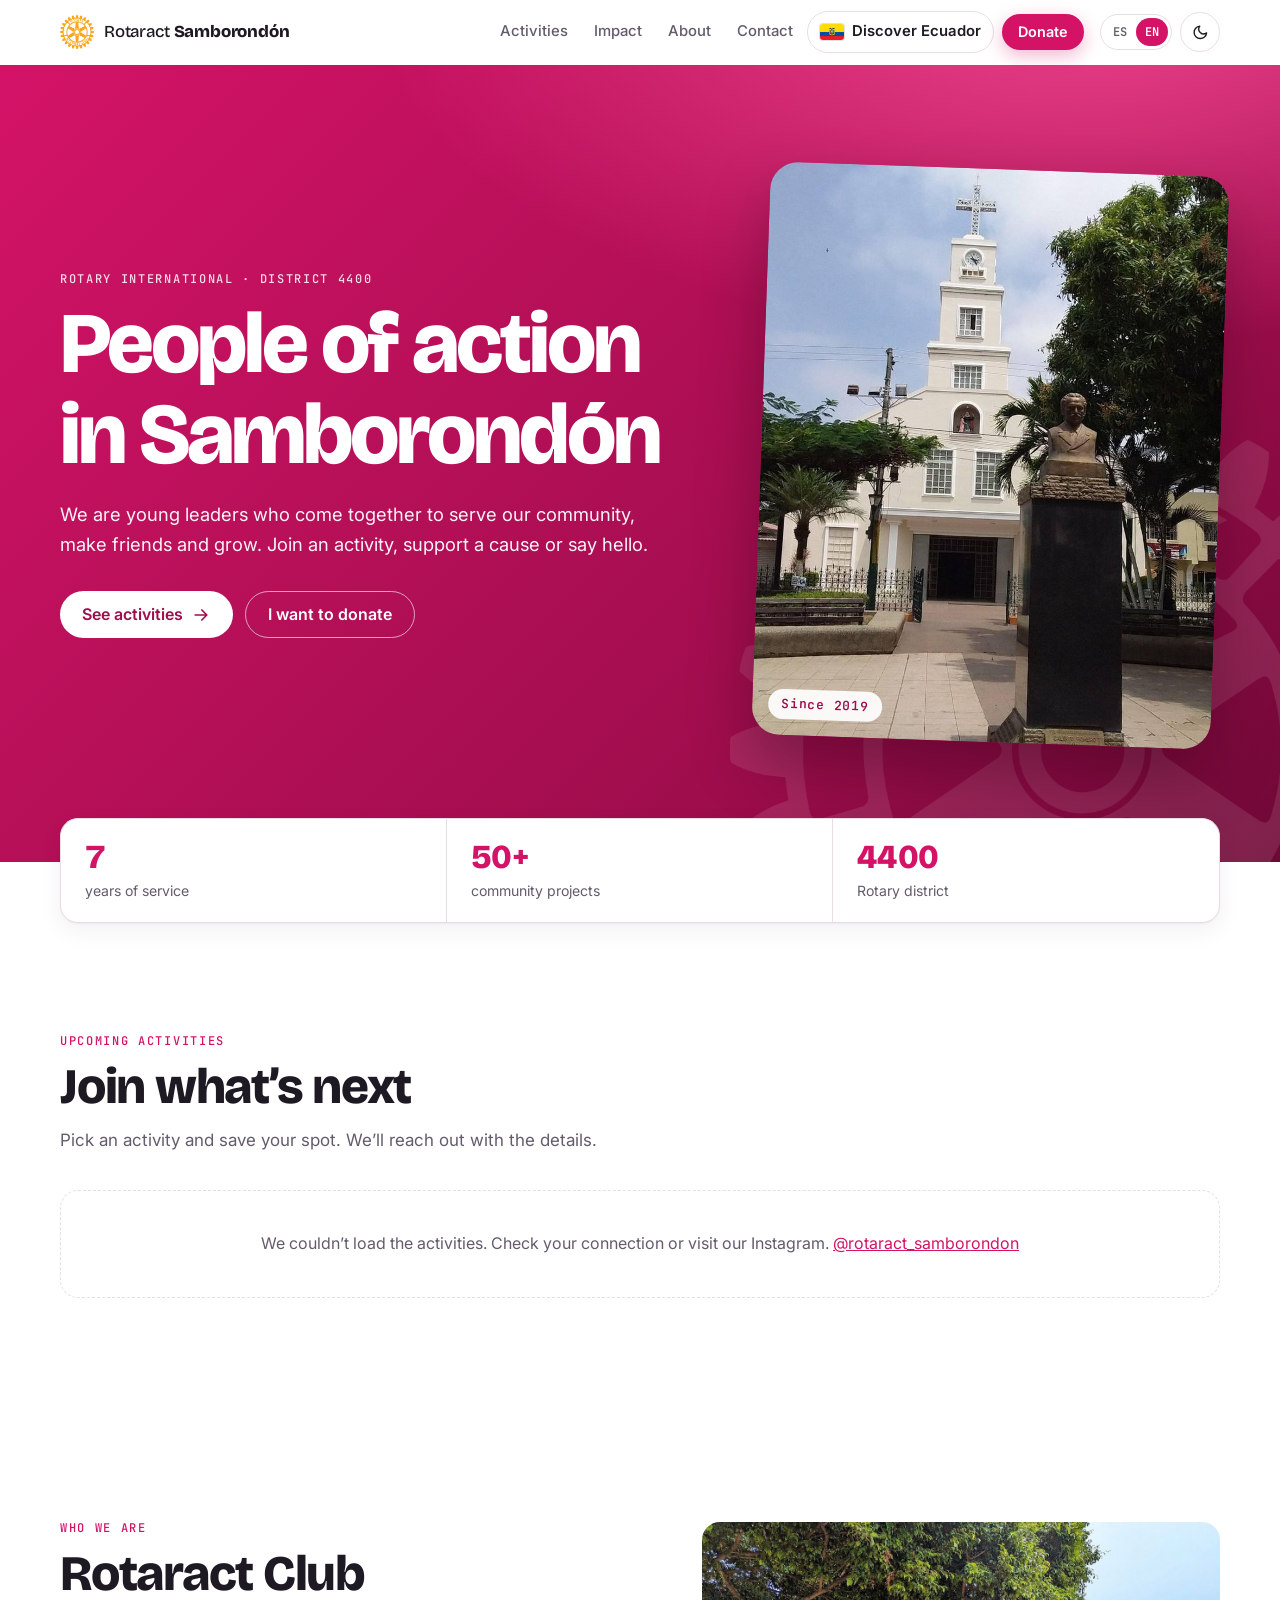
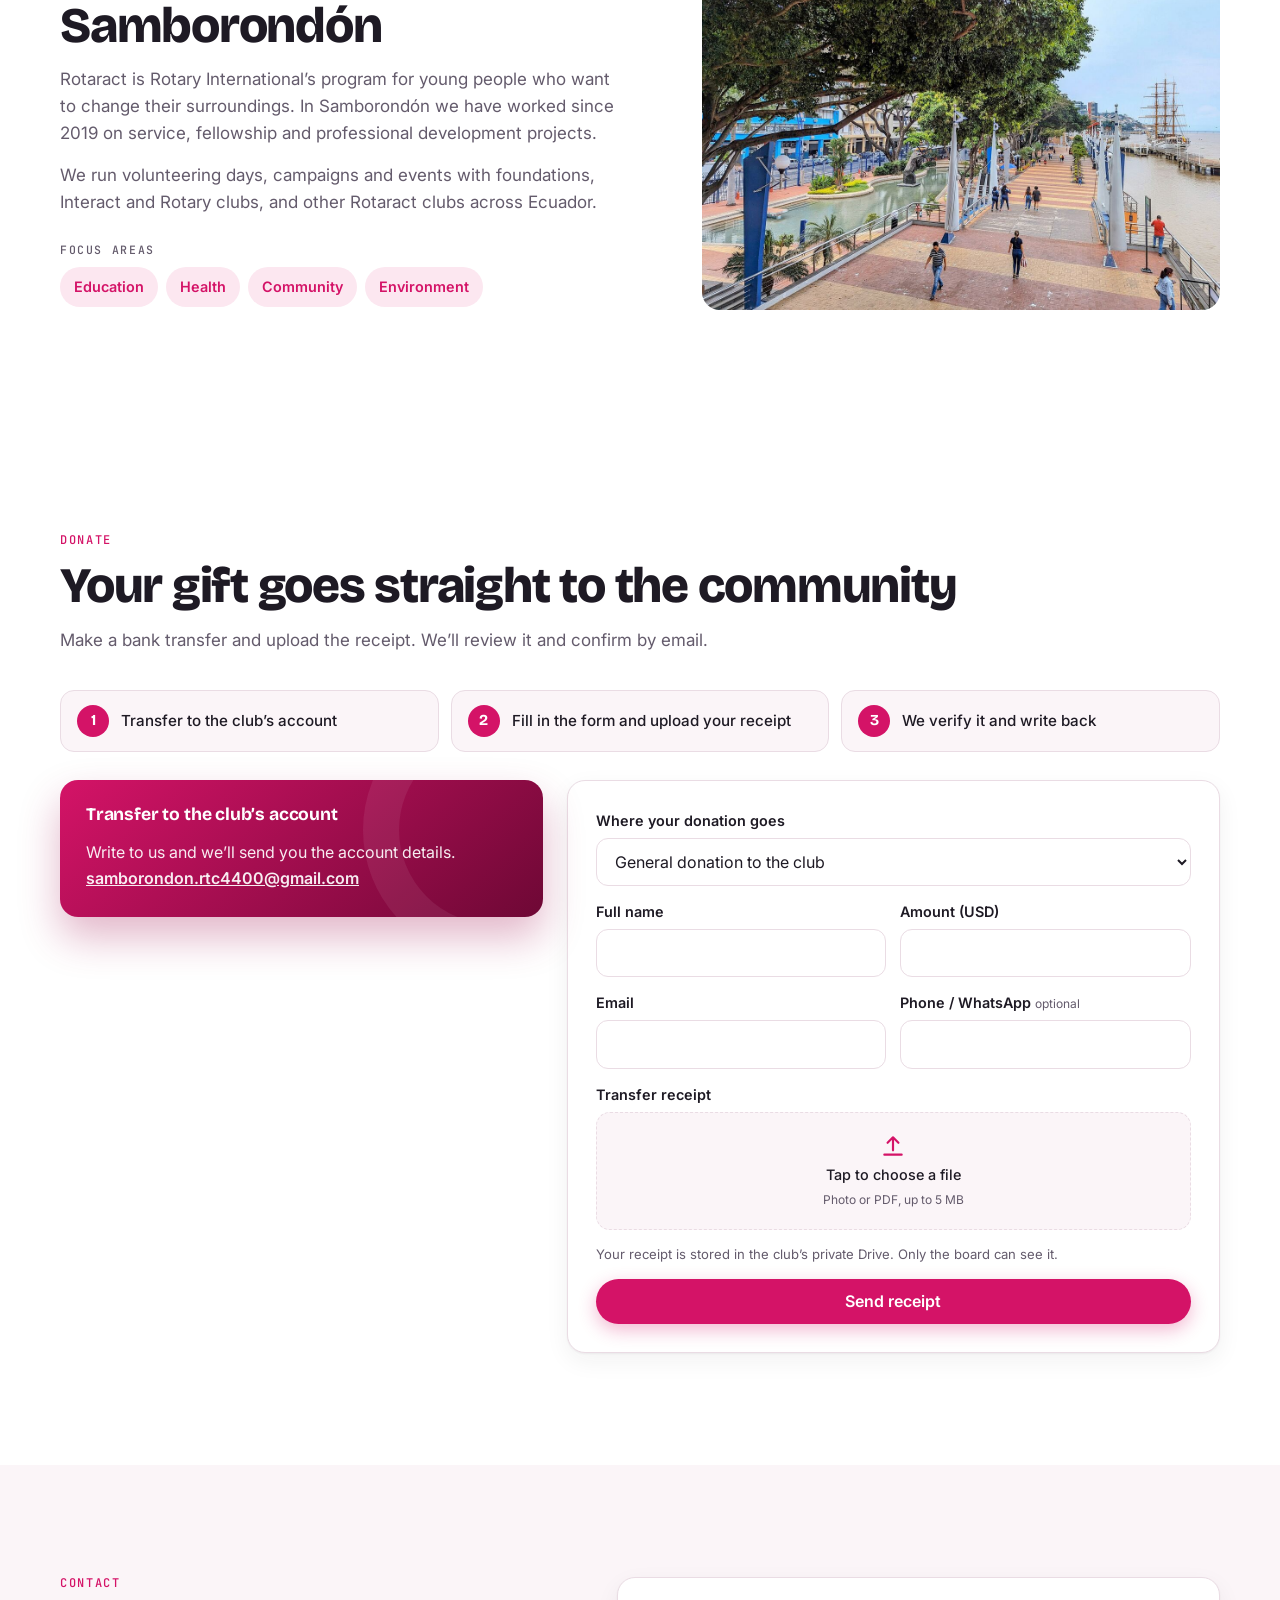
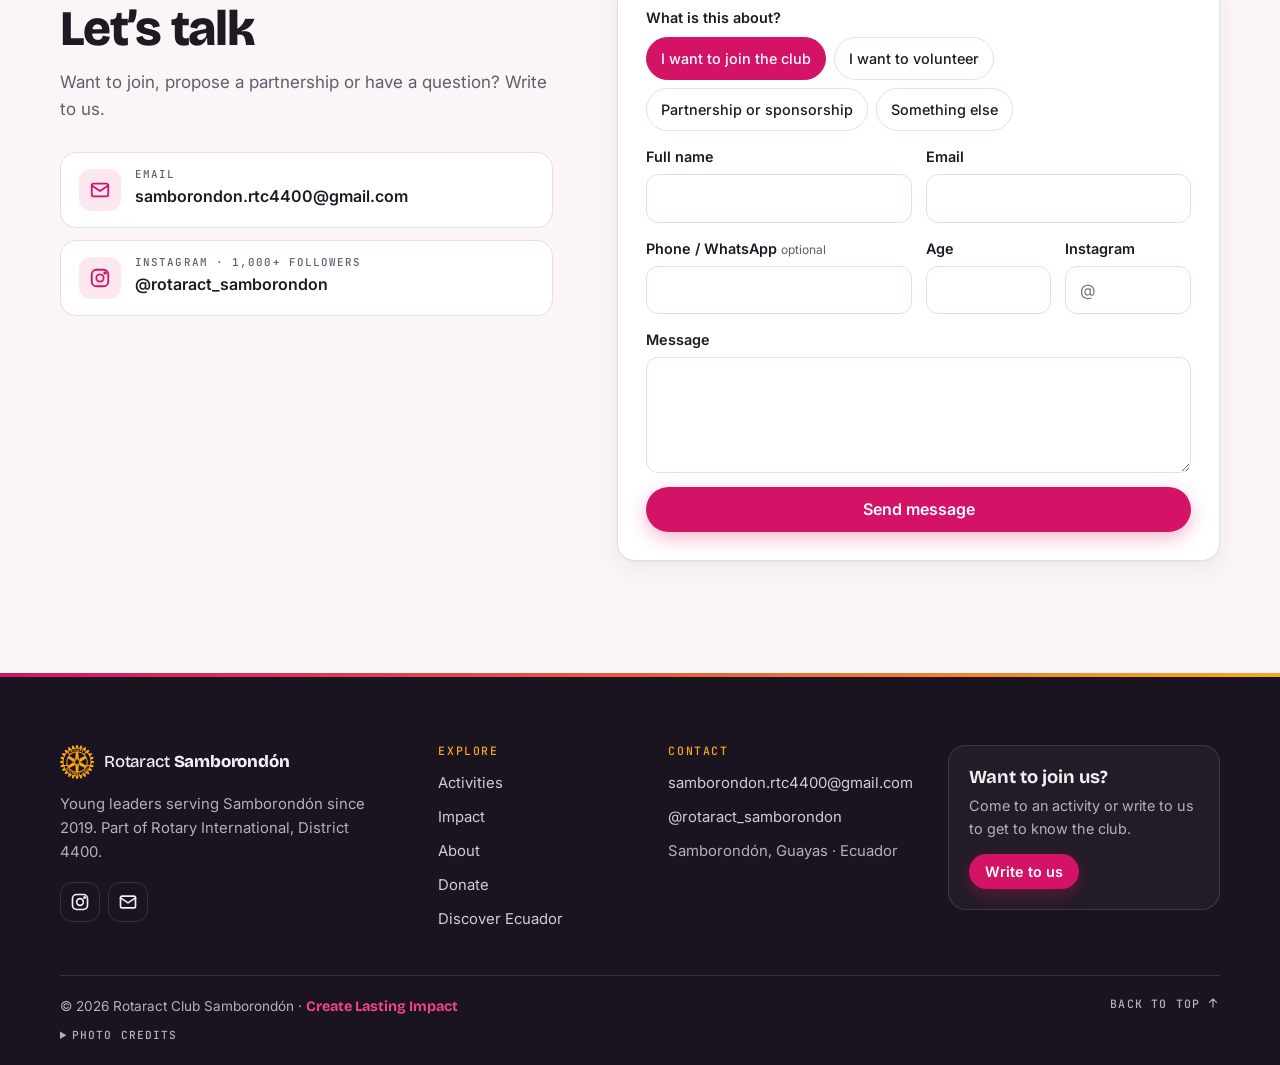
<file: index.html>
<!doctype html>
<html lang="es">
<head>
<meta charset="utf-8">
<meta name="viewport" content="width=device-width, initial-scale=1">
<title>Rotaract Club Samborondón · Gente de acción</title>
<meta name="description" content="Jóvenes líderes de Samborondón, Ecuador, sirviendo a la comunidad. Inscríbete en nuestras actividades, dona o escríbenos.">
<meta name="theme-color" content="#D41367">
<meta property="og:title" content="Rotaract Club Samborondón">
<meta property="og:description" content="Gente de acción en Samborondón · People of action in Samborondón">
<meta property="og:image" content="images/samborondon.jpg">
<meta property="og:type" content="website">
<link rel="icon" type="image/png" href="assets/img/rotary-wheel-64.png">
<link rel="apple-touch-icon" href="assets/img/rotary-wheel-128.png">
<link rel="preconnect" href="https://fonts.googleapis.com">
<link rel="preconnect" href="https://fonts.gstatic.com" crossorigin>
<link rel="stylesheet" href="https://fonts.googleapis.com/css2?family=Bricolage+Grotesque:opsz,wght@12..96,500;12..96,700;12..96,800&family=Inter:wght@400;500;600&family=JetBrains+Mono:wght@500&display=swap">
<link rel="stylesheet" href="assets/styles.css?v=6">
<script>
  // Tema e idioma antes de pintar, para evitar parpadeo.
  (function () {
    try {
      var t = localStorage.getItem('rac-theme');
      if (t) document.documentElement.setAttribute('data-theme', t);
      var l = localStorage.getItem('rac-lang');
      if (!l) l = (navigator.language || 'es').toLowerCase().indexOf('es') === 0 ? 'es' : 'en';
      document.documentElement.lang = l === 'en' ? 'en' : 'es';
    } catch (e) {}
  })();
</script>
</head>
<body data-title-key="meta.title" data-desc-key="meta.description">
<a class="skip" href="#main" data-i18n="skip">Saltar al contenido</a>

<nav class="nav" aria-label="Principal">
  <div class="wrap nav-inner">
    <a class="brand" href="#top">
      <img class="wheel-mark" src="assets/img/rotary-wheel-128.png" alt="" width="34" height="34">
      <span>Rotaract <b>Samborondón</b></span>
    </a>
    <ul class="links" id="links">
      <li><a href="#actividades" data-i18n="nav.activities">Actividades</a></li>
      <li><a href="#impacto" data-i18n="nav.impact">Impacto</a></li>
      <li><a href="#nosotros" data-i18n="nav.about">Nosotros</a></li>
      <li><a href="#contacto" data-i18n="nav.contact">Contacto</a></li>
      <li><a class="nav-pill" href="ecuador/"><img class="flag" src="assets/img/flag-ec.png" alt="" width="24" height="16"><span data-i18n="nav.ecuador">Conoce Ecuador</span></a></li>
      <li class="links-cta"><a class="btn btn-primary btn-sm" href="#dona" data-i18n="nav.donate">Dona</a></li>
    </ul>
    <div class="nav-tools">
      <button class="lang-btn" id="lang" type="button" data-i18n-aria="nav.lang" aria-label="Read in English"><span data-lang="es">ES</span><span data-lang="en">EN</span></button>
      <button class="icon-btn" id="theme" type="button" data-i18n-aria="nav.theme" aria-label="Cambiar modo claro u oscuro">
        <svg class="i-moon" viewBox="0 0 24 24"><path d="M21 12.8A9 9 0 1 1 11.2 3a7 7 0 0 0 9.8 9.8z"/></svg>
        <svg class="i-sun" viewBox="0 0 24 24"><circle cx="12" cy="12" r="4"/><path d="M12 2v2M12 20v2M4.9 4.9l1.4 1.4M17.7 17.7l1.4 1.4M2 12h2M20 12h2M4.9 19.1l1.4-1.4M17.7 6.3l1.4-1.4"/></svg>
      </button>
      <button class="icon-btn menu-btn" id="menu" type="button" data-i18n-aria="nav.menu" aria-label="Abrir menú" aria-expanded="false" aria-controls="links">
        <svg viewBox="0 0 24 24"><path d="M4 7h16M4 12h16M4 17h16"/></svg>
      </button>
    </div>
  </div>
</nav>

<header class="hero" id="top">
  <span class="hero-wheel" aria-hidden="true"></span>
  <div class="wrap hero-grid">
    <div class="hero-copy">
      <p class="eyebrow eyebrow-light" data-i18n="hero.eyebrow">Rotary International · Distrito 4400</p>
      <h1 data-i18n="hero.title">Gente de acción en Samborondón</h1>
      <p class="hero-lede" data-i18n="hero.lede">Somos jóvenes líderes que se juntan para servir a la comunidad, hacer amigos y crecer. Súmate a una actividad, apoya una causa o escríbenos.</p>
      <div class="ctas">
        <a class="btn btn-light" href="#actividades"><span data-i18n="hero.cta1">Ver actividades</span>
          <svg viewBox="0 0 24 24" aria-hidden="true"><path d="M5 12h14M13 6l6 6-6 6"/></svg></a>
        <a class="btn btn-ghost" href="#dona" data-i18n="hero.cta2">Quiero donar</a>
      </div>
    </div>
    <figure class="hero-photo">
      <img src="images/samborondon.jpg" alt="" width="1200" height="900" fetchpriority="high">
      <figcaption><span class="badge-pill" data-i18n="hero.badge">Desde 2019</span></figcaption>
    </figure>
  </div>
</header>

<main id="main">
  <section class="stats-band" aria-label="Cifras">
    <div class="wrap stats" id="stats"></div>
  </section>

  <section id="actividades">
    <div class="wrap">
      <div class="head">
        <p class="eyebrow" data-i18n="acts.eyebrow">Próximas actividades</p>
        <h2 data-i18n="acts.title">Súmate a lo que viene</h2>
        <p class="lede" data-i18n="acts.lede">Elige una actividad y aparta tu cupo. Te contactaremos con los detalles.</p>
      </div>
      <div class="acts" id="acts" aria-live="polite">
        <div class="act skeleton"></div><div class="act skeleton"></div><div class="act skeleton"></div>
      </div>
    </div>
  </section>

  <section id="impacto" class="tinted">
    <div class="wrap">
      <div class="head">
        <p class="eyebrow" data-i18n="past.eyebrow">Lo que hemos hecho</p>
        <h2 data-i18n="past.title">Impacto que se ve</h2>
        <p class="lede" data-i18n="past.lede">Algunas de nuestras actividades más recientes.</p>
      </div>
      <ul class="highlights">
        <li class="reveal"><b data-i18n="impact.h1n">+100</b><span data-i18n="impact.h1">niños celebraron la Navidad 2025 con nosotros en la Escuela Ciudad de Nazareth</span></li>
        <li class="reveal" style="--i:1"><b data-i18n="impact.h2n">137</b><span data-i18n="impact.h2">kits escolares entregados junto a Rotaract Tena</span></li>
        <li class="reveal" style="--i:2"><b data-i18n="impact.h3n">+200</b><span data-i18n="impact.h3">tarrinas de colada morada compartidas con la comunidad</span></li>
      </ul>
      <div class="past" id="past"></div>
      <div class="allies-block" id="allies-block" hidden>
        <h3 data-i18n="allies.title">Nuestros aliados</h3>
        <ul class="allies" id="allies"></ul>
      </div>
    </div>
  </section>

  <section id="nosotros">
    <div class="wrap about">
      <div class="about-copy">
        <p class="eyebrow" data-i18n="about.eyebrow">Quiénes somos</p>
        <h2 data-i18n="about.title">Rotaract Club Samborondón</h2>
        <p class="lede" data-i18n="about.p1">Rotaract es el programa de Rotary International para jóvenes que quieren cambiar su entorno.</p>
        <p class="lede" data-i18n="about.p2">Organizamos voluntariados, campañas y eventos junto a fundaciones, clubes Interact y Rotary, y otros clubes Rotaract del país.</p>
        <p class="mini-title" data-i18n="about.focus">Áreas de enfoque</p>
        <ul class="chips">
          <li data-i18n="about.focus1">Educación</li>
          <li data-i18n="about.focus2">Salud</li>
          <li data-i18n="about.focus3">Comunidad</li>
          <li data-i18n="about.focus4">Medio ambiente</li>
        </ul>
      </div>
      <div class="about-side">
        <figure class="about-photo">
          <img src="images/guayaquil.jpg" alt="" loading="lazy" width="1200" height="904">
        </figure>
        <div class="board-card" id="board-card" hidden>
          <p class="mini-title" data-i18n="about.board">Directiva</p>
          <ul class="board" id="board"></ul>
        </div>
      </div>
    </div>
  </section>

  <section id="dona" class="donate-section">
    <div class="wrap">
      <div class="head">
        <p class="eyebrow" data-i18n="donate.eyebrow">Dona</p>
        <h2 data-i18n="donate.title">Tu aporte llega directo a la comunidad</h2>
        <p class="lede" data-i18n="donate.lede">Haz una transferencia y súbenos el comprobante.</p>
      </div>
      <ol class="steps">
        <li><b>1</b><span data-i18n="donate.step1">Transfiere a la cuenta del club</span></li>
        <li><b>2</b><span data-i18n="donate.step2">Llena el formulario y sube tu comprobante</span></li>
        <li><b>3</b><span data-i18n="donate.step3">Validamos y te escribimos</span></li>
      </ol>
      <div class="donate-grid">
        <div class="bank-card" id="bank"></div>
        <form class="form card" id="donate-form" novalidate>
          <input class="hp" type="text" name="website" tabindex="-1" autocomplete="off" aria-hidden="true">
          <label class="field"><span data-i18n="donate.destination">Destino de tu donación</span>
            <select name="activityId" id="donate-dest"><option value="" data-i18n="donate.general">Donación general al club</option></select>
          </label>
          <div class="row2">
            <label class="field"><span data-i18n="form.name">Nombre completo</span><input name="name" required autocomplete="name" maxlength="120"></label>
            <label class="field"><span data-i18n="donate.amount">Monto (USD)</span><input name="amount" type="number" inputmode="decimal" min="1" step="0.01" required></label>
          </div>
          <div class="row2">
            <label class="field"><span data-i18n="form.email">Correo</span><input name="email" type="email" required autocomplete="email" maxlength="160"></label>
            <label class="field"><span><span data-i18n="form.phone">Teléfono / WhatsApp</span> <small data-i18n="form.optional">opcional</small></span><input name="phone" type="tel" autocomplete="tel" maxlength="40"></label>
          </div>
          <label class="field file-field">
            <span data-i18n="donate.receipt">Comprobante de transferencia</span>
            <input name="file" type="file" accept="image/jpeg,image/png,image/webp,image/heic,application/pdf" required>
            <span class="file-box"><svg viewBox="0 0 24 24" aria-hidden="true"><path d="M12 16V4M7 9l5-5 5 5M4 20h16"/></svg><span class="file-name" data-i18n="donate.receiptDrop">Toca para elegir el archivo</span><small data-i18n="donate.receiptHint">Foto o PDF, máximo 5 MB</small></span>
          </label>
          <p class="fine" data-i18n="donate.privacy">Tu comprobante se guarda en el Drive privado del club.</p>
          <button class="btn btn-primary" type="submit" data-i18n="donate.submit">Enviar comprobante</button>
          <p class="form-msg" role="status"></p>
        </form>
      </div>
    </div>
  </section>

  <section id="contacto" class="tinted">
    <div class="wrap contact">
      <div class="contact-copy">
        <p class="eyebrow" data-i18n="contact.eyebrow">Contacto</p>
        <h2 data-i18n="contact.title">Hablemos</h2>
        <p class="lede" data-i18n="contact.lede">¿Quieres unirte, proponer una alianza o tienes una pregunta? Escríbenos.</p>
        <div class="channels">
          <a class="channel" href="mailto:samborondon.rtc4400@gmail.com">
            <svg viewBox="0 0 24 24" aria-hidden="true"><rect x="3" y="5" width="18" height="14" rx="2"/><path d="M3 7l9 6 9-6"/></svg>
            <span><small data-i18n="form.email">Correo</small>samborondon.rtc4400@gmail.com</span>
          </a>
          <a class="channel" href="https://www.instagram.com/rotaract_samborondon/" target="_blank" rel="noopener">
            <svg viewBox="0 0 24 24" aria-hidden="true"><rect x="3" y="3" width="18" height="18" rx="5"/><circle cx="12" cy="12" r="4"/><circle cx="17.5" cy="6.5" r="1" fill="currentColor"/></svg>
            <span><small>Instagram · <span data-i18n="contact.followers">+1.000 seguidores</span></small>@rotaract_samborondon</span>
          </a>
        </div>
      </div>
      <form class="form card" id="contact-form" novalidate>
        <input class="hp" type="text" name="website" tabindex="-1" autocomplete="off" aria-hidden="true">
        <fieldset class="field">
          <legend data-i18n="contact.reason">¿Sobre qué nos escribes?</legend>
          <div class="segmented">
            <label><input type="radio" name="reason" value="join" checked><span data-i18n="contact.r.join">Quiero ser parte del club</span></label>
            <label><input type="radio" name="reason" value="volunteer"><span data-i18n="contact.r.volunteer">Quiero ser voluntario/a</span></label>
            <label><input type="radio" name="reason" value="partner"><span data-i18n="contact.r.partner">Alianza o patrocinio</span></label>
            <label><input type="radio" name="reason" value="other"><span data-i18n="contact.r.other">Otro</span></label>
          </div>
        </fieldset>
        <div class="row2">
          <label class="field"><span data-i18n="form.name">Nombre completo</span><input name="name" required autocomplete="name" maxlength="120"></label>
          <label class="field"><span data-i18n="form.email">Correo</span><input name="email" type="email" required autocomplete="email" maxlength="160"></label>
        </div>
        <div class="row2">
          <label class="field"><span><span data-i18n="form.phone">Teléfono / WhatsApp</span> <small data-i18n="form.optional">opcional</small></span><input name="phone" type="tel" autocomplete="tel" maxlength="40"></label>
          <div class="row2 join-only">
            <label class="field"><span data-i18n="contact.age">Edad</span><input name="age" type="number" inputmode="numeric" min="15" max="99"></label>
            <label class="field"><span data-i18n="contact.instagram">Instagram</span><input name="instagram" maxlength="60" placeholder="@"></label>
          </div>
        </div>
        <label class="field"><span data-i18n="contact.message">Mensaje</span><textarea name="message" rows="4" required maxlength="3000"></textarea></label>
        <button class="btn btn-primary" type="submit" data-i18n="contact.submit">Enviar mensaje</button>
        <p class="form-msg" role="status"></p>
      </form>
    </div>
  </section>
</main>

<footer class="footer">
  <div class="wrap footer-grid">
    <div class="footer-brand">
      <a class="brand" href="#top">
        <img class="wheel-mark" src="assets/img/rotary-wheel-128.png" alt="" width="34" height="34">
        <span>Rotaract <b>Samborondón</b></span>
      </a>
      <p data-i18n="footer.blurb">Jóvenes líderes sirviendo a Samborondón desde 2019. Parte de Rotary International, Distrito 4400.</p>
      <div class="socials">
        <a class="social" href="https://www.instagram.com/rotaract_samborondon/" target="_blank" rel="noopener" aria-label="Instagram"><svg viewBox="0 0 24 24" aria-hidden="true"><rect x="3" y="3" width="18" height="18" rx="5"/><circle cx="12" cy="12" r="4"/><circle cx="17.5" cy="6.5" r=".8" fill="currentColor"/></svg></a>
        <a class="social" href="mailto:samborondon.rtc4400@gmail.com" data-i18n-aria="form.email" aria-label="Correo"><svg viewBox="0 0 24 24" aria-hidden="true"><rect x="3" y="5" width="18" height="14" rx="2"/><path d="M3 7l9 6 9-6"/></svg></a>
      </div>
    </div>
    <nav class="footer-col" data-i18n-aria="footer.explore" aria-label="Explora">
      <h2 data-i18n="footer.explore">Explora</h2>
      <ul>
        <li><a href="#actividades" data-i18n="nav.activities">Actividades</a></li>
        <li><a href="#impacto" data-i18n="nav.impact">Impacto</a></li>
        <li><a href="#nosotros" data-i18n="nav.about">Nosotros</a></li>
        <li><a href="#dona" data-i18n="nav.donate">Dona</a></li>
        <li><a href="ecuador/" data-i18n="nav.ecuador">Conoce Ecuador</a></li>
      </ul>
    </nav>
    <div class="footer-col">
      <h2 data-i18n="footer.contact">Contacto</h2>
      <ul>
        <li><a href="mailto:samborondon.rtc4400@gmail.com">samborondon.rtc4400@gmail.com</a></li>
        <li><a href="https://www.instagram.com/rotaract_samborondon/" target="_blank" rel="noopener">@rotaract_samborondon</a></li>
        <li><span data-i18n="footer.place">Samborondón, Guayas · Ecuador</span></li>
      </ul>
    </div>
    <div class="footer-cta">
      <p class="footer-cta-title" data-i18n="footer.ctaTitle">¿Quieres sumarte?</p>
      <p data-i18n="footer.ctaText">Ven a una actividad o escríbenos para conocer el club.</p>
      <a class="btn btn-primary btn-sm" href="#contacto" data-i18n="footer.ctaBtn">Escríbenos</a>
    </div>
  </div>
  <div class="wrap footer-bottom">
    <p>© <span data-year>2026</span> Rotaract Club Samborondón · <span class="motto">Create Lasting Impact</span></p>
    <details class="credits">
      <summary data-i18n="footer.credits">Créditos de fotos</summary>
      <ul>
        <li>Iglesia de Santa Ana: <a href="https://commons.wikimedia.org/wiki/File:Iglesiasantaana.jpg" target="_blank" rel="noopener">Jorgitob93</a>, <a href="https://creativecommons.org/licenses/by-sa/4.0/" target="_blank" rel="noopener">CC BY-SA 4.0</a>, Wikimedia Commons</li>
        <li>Malecón 2000: <a href="https://commons.wikimedia.org/wiki/File:Vista_del_Malec%C3%B3n_2000.jpg" target="_blank" rel="noopener">Freddy eduardo</a>, <a href="https://creativecommons.org/licenses/by-sa/4.0/" target="_blank" rel="noopener">CC BY-SA 4.0</a>, Wikimedia Commons</li>
      </ul>
    </details>
    <a class="to-top" href="#top"><span data-i18n="footer.top">Volver arriba</span> <svg viewBox="0 0 24 24" aria-hidden="true"><path d="M12 19V5M6 11l6-6 6 6"/></svg></a>
  </div>
</footer>

<dialog class="modal" id="reg-modal" aria-labelledby="reg-title">
  <form class="form" id="reg-form" novalidate>
    <button class="icon-btn modal-close" type="button" data-close data-i18n-aria="reg.close" aria-label="Cerrar"><svg viewBox="0 0 24 24"><path d="M6 6l12 12M18 6L6 18"/></svg></button>
    <p class="eyebrow" data-i18n="reg.title">Inscripción</p>
    <h3 id="reg-title"></h3>
    <p class="reg-meta" id="reg-meta"></p>
    <input class="hp" type="text" name="website" tabindex="-1" autocomplete="off" aria-hidden="true">
    <input type="hidden" name="activityId">
    <label class="field"><span data-i18n="form.name">Nombre completo</span><input name="name" required autocomplete="name" maxlength="120"></label>
    <label class="field"><span data-i18n="form.email">Correo</span><input name="email" type="email" required autocomplete="email" maxlength="160"></label>
    <label class="field"><span><span data-i18n="form.phone">Teléfono / WhatsApp</span> <small data-i18n="form.optional">opcional</small></span><input name="phone" type="tel" autocomplete="tel" maxlength="40"></label>
    <button class="btn btn-primary" type="submit" data-i18n="reg.submit">Confirmar inscripción</button>
    <p class="form-msg" role="status"></p>
  </form>
</dialog>

<script src="assets/config.js?v=6"></script>
<script src="assets/i18n.js?v=6"></script>
<script src="assets/demo-data.js?v=6"></script>
<script src="assets/site.js?v=6"></script>
<script src="assets/app.js?v=6"></script>
</body>
</html>
</file>
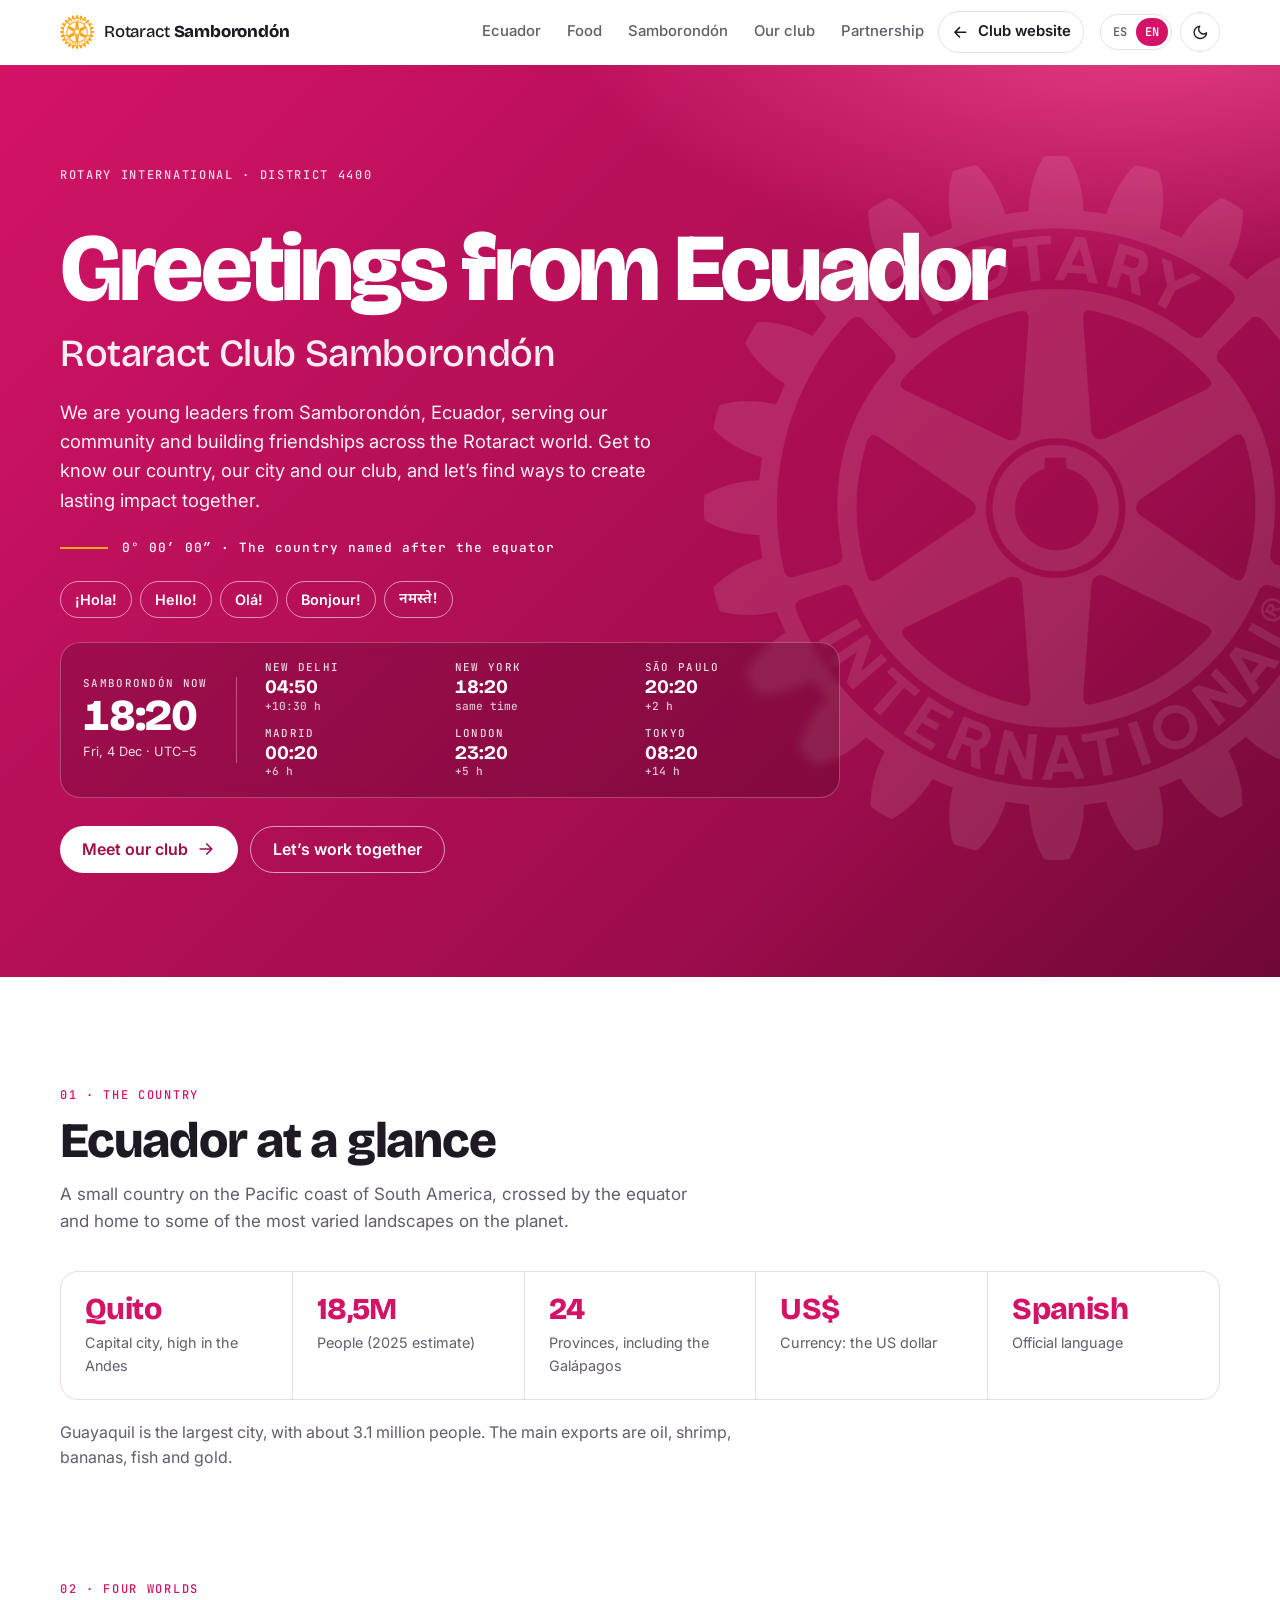
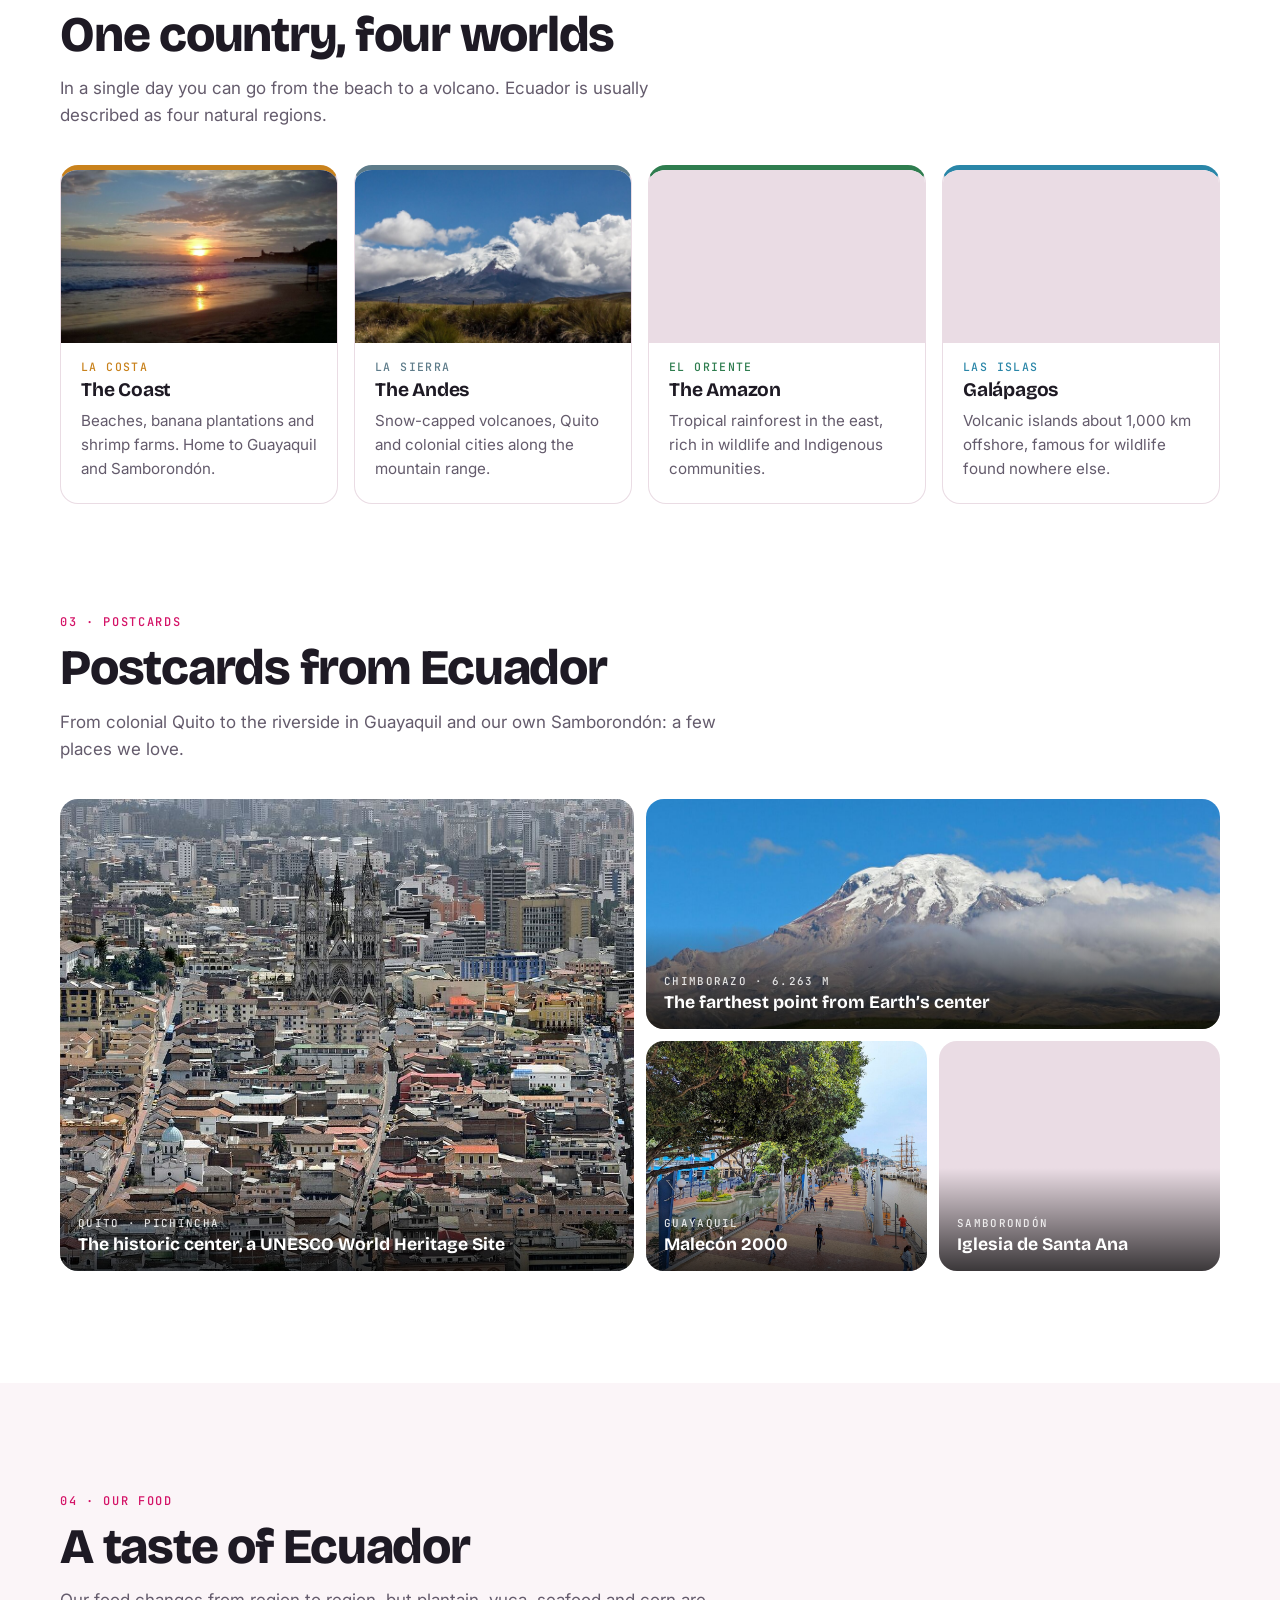
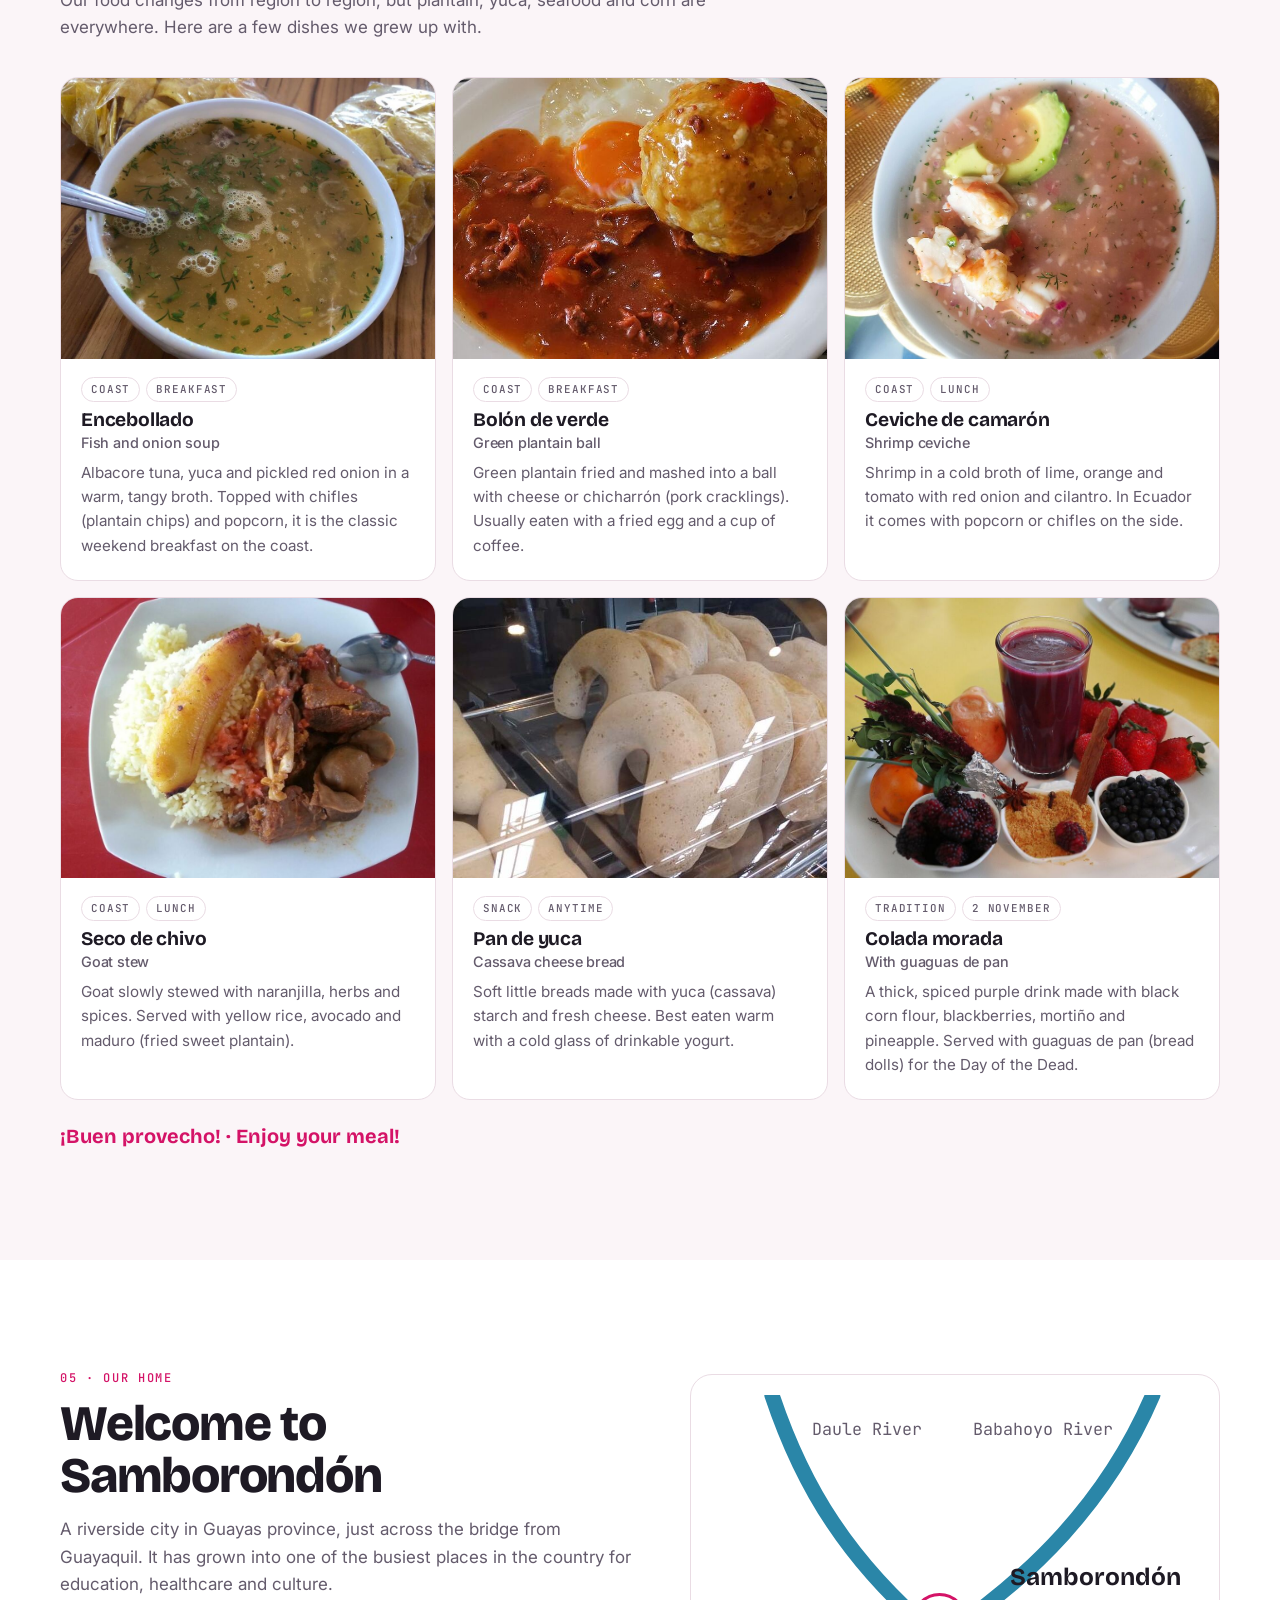
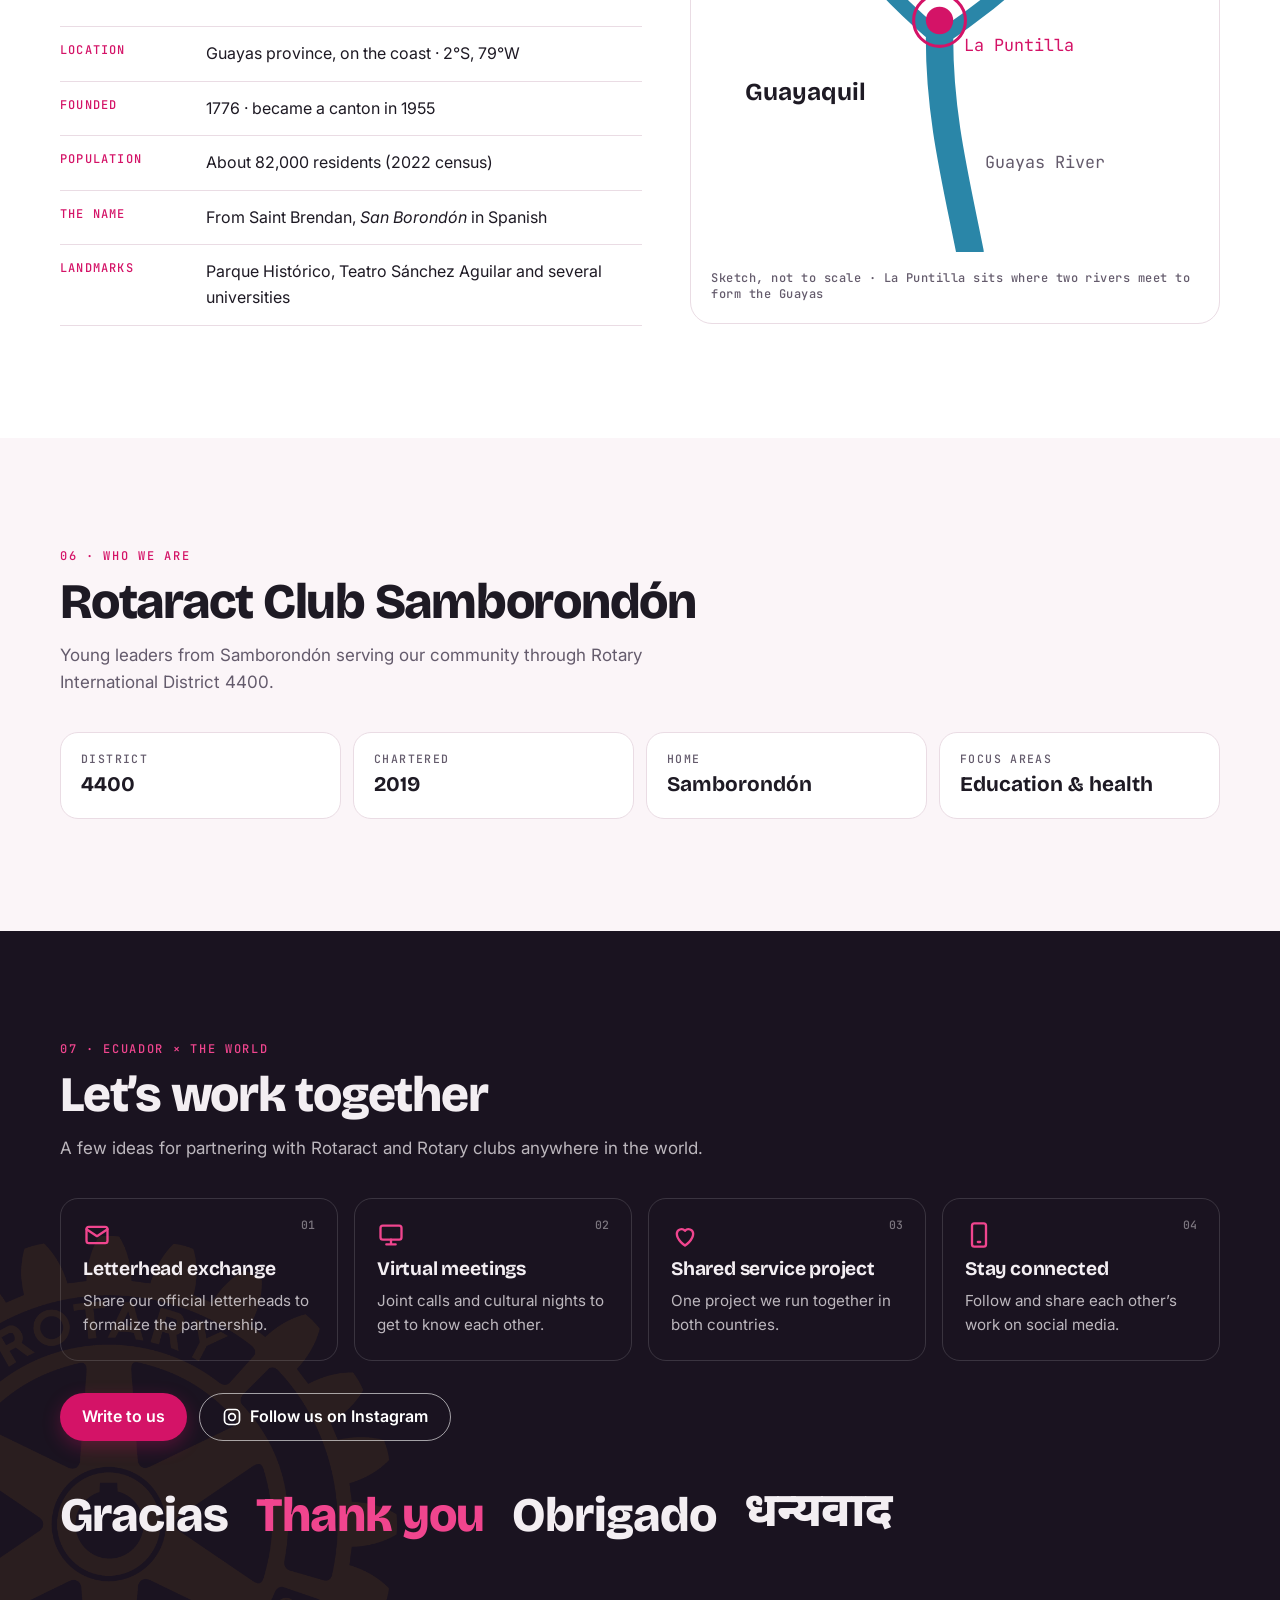
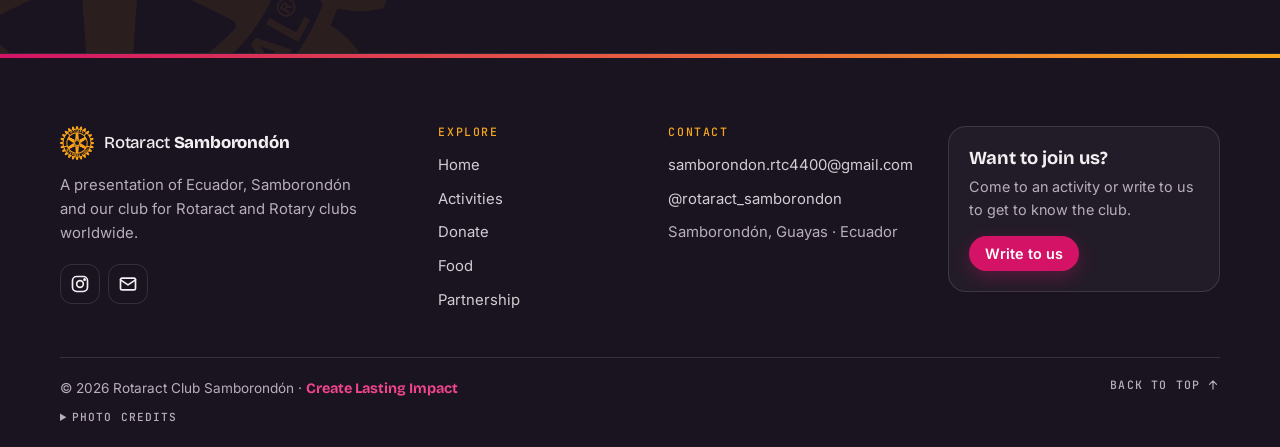
<file: ecuador/index.html>
<!doctype html>
<html lang="es">
<head>
<meta charset="utf-8">
<meta name="viewport" content="width=device-width, initial-scale=1">
<title>Conoce Ecuador · Rotaract Club Samborondón</title>
<meta name="description" content="Ecuador, Samborondón y nuestro club en una sola página: regiones, comida típica, horarios del mundo e ideas para trabajar juntos.">
<meta name="theme-color" content="#D41367">
<meta property="og:title" content="Conoce Ecuador · Rotaract Club Samborondón">
<meta property="og:description" content="Greetings from Ecuador · Saludos desde Ecuador">
<meta property="og:image" content="../images/quito.jpg">
<meta property="og:type" content="website">
<link rel="icon" type="image/png" href="../assets/img/rotary-wheel-64.png">
<link rel="apple-touch-icon" href="../assets/img/rotary-wheel-128.png">
<link rel="preconnect" href="https://fonts.googleapis.com">
<link rel="preconnect" href="https://fonts.gstatic.com" crossorigin>
<link rel="stylesheet" href="https://fonts.googleapis.com/css2?family=Bricolage+Grotesque:opsz,wght@12..96,500;12..96,700;12..96,800&family=Inter:wght@400;500;600&family=JetBrains+Mono:wght@500&family=Noto+Sans+Devanagari:wght@600;800&display=swap">
<link rel="stylesheet" href="../assets/styles.css?v=6">
<link rel="stylesheet" href="../assets/ecuador.css?v=6">
<script>
  (function () {
    try {
      var t = localStorage.getItem('rac-theme');
      if (t) document.documentElement.setAttribute('data-theme', t);
      var l = localStorage.getItem('rac-lang');
      if (!l) l = (navigator.language || 'es').toLowerCase().indexOf('es') === 0 ? 'es' : 'en';
      document.documentElement.lang = l === 'en' ? 'en' : 'es';
    } catch (e) {}
  })();
</script>
</head>
<body data-title-key="ec.meta.title" data-desc-key="ec.meta.description">
<a class="skip" href="#main" data-i18n="skip">Saltar al contenido</a>

<nav class="nav" aria-label="Principal">
  <div class="wrap nav-inner">
    <a class="brand" href="../">
      <img class="wheel-mark" src="../assets/img/rotary-wheel-128.png" alt="" width="34" height="34">
      <span>Rotaract <b>Samborondón</b></span>
    </a>
    <ul class="links" id="links">
      <li><a href="#ecuador" data-i18n="ec.nav.country">Ecuador</a></li>
      <li><a href="#food" data-i18n="ec.nav.food">Comida</a></li>
      <li><a href="#samborondon" data-i18n="ec.nav.sambo">Samborondón</a></li>
      <li><a href="#club" data-i18n="ec.nav.club">Nuestro club</a></li>
      <li><a href="#together" data-i18n="ec.nav.together">Alianzas</a></li>
      <li><a class="nav-pill" href="../"><svg viewBox="0 0 24 24" aria-hidden="true"><path d="M19 12H5M11 18l-6-6 6-6"/></svg><span data-i18n="ec.nav.back">Sitio del club</span></a></li>
    </ul>
    <div class="nav-tools">
      <button class="lang-btn" id="lang" type="button" data-i18n-aria="nav.lang" aria-label="Read in English"><span data-lang="es">ES</span><span data-lang="en">EN</span></button>
      <button class="icon-btn" id="theme" type="button" data-i18n-aria="nav.theme" aria-label="Cambiar modo claro u oscuro">
        <svg class="i-moon" viewBox="0 0 24 24"><path d="M21 12.8A9 9 0 1 1 11.2 3a7 7 0 0 0 9.8 9.8z"/></svg>
        <svg class="i-sun" viewBox="0 0 24 24"><circle cx="12" cy="12" r="4"/><path d="M12 2v2M12 20v2M4.9 4.9l1.4 1.4M17.7 17.7l1.4 1.4M2 12h2M20 12h2M4.9 19.1l1.4-1.4M17.7 6.3l1.4-1.4"/></svg>
      </button>
      <button class="icon-btn menu-btn" id="menu" type="button" data-i18n-aria="nav.menu" aria-label="Abrir menú" aria-expanded="false" aria-controls="links">
        <svg viewBox="0 0 24 24"><path d="M4 7h16M4 12h16M4 17h16"/></svg>
      </button>
    </div>
  </div>
</nav>

<header class="ec-hero" id="top">
  <span class="hero-wheel" aria-hidden="true"></span>
  <div class="wrap">
    <p class="eyebrow eyebrow-light" data-i18n="ec.hero.eyebrow">Rotary International · Distrito 4400</p>
    <h1><span data-i18n="ec.hero.title">Saludos desde Ecuador</span><small>Rotaract Club Samborondón</small></h1>
    <p class="hero-lede" data-i18n="ec.hero.lede">Somos jóvenes líderes de Samborondón, Ecuador, sirviendo a nuestra comunidad y haciendo amigos en todo el mundo Rotaract.</p>
    <div class="equator" data-i18n="ec.hero.equator">0° 00′ 00″ · El país que lleva el nombre de la línea equinoccial</div>
    <div class="hello"><span>¡Hola!</span><span>Hello!</span><span>Olá!</span><span>Bonjour!</span><span lang="hi" title="Namaste">नमस्ते!</span></div>
    <div class="clocks" data-i18n-aria="ec.clock.aria" role="group" aria-label="Hora actual en Samborondón y en otras ciudades del mundo">
      <div class="clock-home"><small data-i18n="ec.clock.home">Samborondón ahora</small><b id="t-home">--:--</b><span id="d-home">Ecuador · UTC−5</span></div>
      <div class="world" id="world"></div>
    </div>
    <div class="ctas">
      <a class="btn btn-light" href="#club"><span data-i18n="ec.hero.cta1">Conoce nuestro club</span>
        <svg viewBox="0 0 24 24" aria-hidden="true"><path d="M5 12h14M13 6l6 6-6 6"/></svg></a>
      <a class="btn btn-ghost" href="#together" data-i18n="ec.hero.cta2">Trabajemos juntos</a>
    </div>
  </div>
</header>

<main id="main">
  <section id="ecuador">
    <div class="wrap">
      <div class="head reveal">
        <p class="eyebrow" data-i18n="ec.country.eyebrow">01 · El país</p>
        <h2 data-i18n="ec.country.title">Ecuador de un vistazo</h2>
        <p class="lede" data-i18n="ec.country.lede">Un país pequeño en la costa del Pacífico de Sudamérica.</p>
      </div>
      <div class="ec-stats">
        <div class="ec-stat reveal" style="--i:0"><b>Quito</b><small data-i18n="ec.stat.capital">Capital, en lo alto de los Andes</small></div>
        <div class="ec-stat reveal" style="--i:1"><b>18,5M</b><small data-i18n="ec.stat.people">Habitantes (estimado 2025)</small></div>
        <div class="ec-stat reveal" style="--i:2"><b>24</b><small data-i18n="ec.stat.provinces">Provincias, incluidas las Galápagos</small></div>
        <div class="ec-stat reveal" style="--i:3"><b>US$</b><small data-i18n="ec.stat.currency">Moneda: el dólar estadounidense</small></div>
        <div class="ec-stat reveal" style="--i:4"><b data-i18n="ec.stat.langValue">Español</b><small data-i18n="ec.stat.lang">Idioma oficial</small></div>
      </div>
      <p class="note reveal" data-i18n="ec.country.note">Guayaquil es la ciudad más grande.</p>
    </div>
  </section>

  <section id="regions" data-nav="ecuador" style="padding-top:0">
    <div class="wrap">
      <div class="head reveal">
        <p class="eyebrow" data-i18n="ec.regions.eyebrow">02 · Cuatro mundos</p>
        <h2 data-i18n="ec.regions.title">Un país, cuatro mundos</h2>
        <p class="lede" data-i18n="ec.regions.lede">En un solo día puedes ir de la playa a un volcán.</p>
      </div>
      <div class="regions">
        <article class="region reveal" style="--c:var(--coast);--i:0">
          <img src="../images/coast.jpg" width="1200" height="896" data-i18n-alt="ec.coast.alt" alt="Atardecer en la playa de Montañita" loading="lazy" decoding="async">
          <div class="region-body"><span class="tag-c">La Costa</span><h3 data-i18n="ec.coast.title">La Costa</h3><p data-i18n="ec.coast.text">Playas, bananeras y camaroneras.</p></div>
        </article>
        <article class="region reveal" style="--c:var(--andes);--i:1">
          <img src="../images/andes.jpg" width="1200" height="800" data-i18n-alt="ec.andes.alt" alt="El volcán Cotopaxi" loading="lazy" decoding="async">
          <div class="region-body"><span class="tag-c">La Sierra</span><h3 data-i18n="ec.andes.title">La Sierra</h3><p data-i18n="ec.andes.text">Volcanes nevados y Quito.</p></div>
        </article>
        <article class="region reveal" style="--c:var(--amazon);--i:2">
          <img src="../images/amazon.jpg" width="1200" height="666" data-i18n-alt="ec.amazon.alt" alt="El río Napo" loading="lazy" decoding="async">
          <div class="region-body"><span class="tag-c">El Oriente</span><h3 data-i18n="ec.amazon.title">La Amazonía</h3><p data-i18n="ec.amazon.text">Selva tropical al oriente.</p></div>
        </article>
        <article class="region reveal" style="--c:var(--galapagos);--i:3">
          <img src="../images/galapagos.jpg" width="1200" height="800" data-i18n-alt="ec.gala.alt" alt="Lobos marinos en Galápagos" loading="lazy" decoding="async">
          <div class="region-body"><span class="tag-c">Las Islas</span><h3 data-i18n="ec.gala.title">Galápagos</h3><p data-i18n="ec.gala.text">Islas volcánicas.</p></div>
        </article>
      </div>
    </div>
  </section>

  <section id="postcards" data-nav="ecuador" style="padding-top:0">
    <div class="wrap">
      <div class="head reveal">
        <p class="eyebrow" data-i18n="ec.post.eyebrow">03 · Postales</p>
        <h2 data-i18n="ec.post.title">Postales de Ecuador</h2>
        <p class="lede" data-i18n="ec.post.lede">Algunos lugares que amamos.</p>
      </div>
      <div class="gallery">
        <figure class="shot big reveal" style="--i:0"><img src="../images/quito.jpg" width="1200" height="743" data-i18n-alt="ec.post.quitoAlt" alt="Centro histórico de Quito" loading="lazy" decoding="async"><figcaption><small>Quito · Pichincha</small><span data-i18n="ec.post.quito">El centro histórico, Patrimonio de la Humanidad de la UNESCO</span></figcaption></figure>
        <figure class="shot wide reveal" style="--i:1"><img src="../images/chimborazo.jpg" width="1200" height="800" data-i18n-alt="ec.post.chimboAlt" alt="El volcán Chimborazo" loading="lazy" decoding="async"><figcaption><small>Chimborazo · 6.263 m</small><span data-i18n="ec.post.chimbo">El punto más lejano del centro de la Tierra</span></figcaption></figure>
        <figure class="shot reveal" style="--i:2"><img src="../images/guayaquil.jpg" width="1200" height="904" data-i18n-alt="ec.post.gyeAlt" alt="Malecón 2000 en Guayaquil" loading="lazy" decoding="async"><figcaption><small>Guayaquil</small>Malecón 2000</figcaption></figure>
        <figure class="shot reveal" style="--i:3"><img src="../images/samborondon.jpg" width="1200" height="900" data-i18n-alt="ec.post.samboAlt" alt="Iglesia de Santa Ana en Samborondón" loading="lazy" decoding="async"><figcaption><small>Samborondón</small>Iglesia de Santa Ana</figcaption></figure>
      </div>
    </div>
  </section>

  <section id="food" class="tinted">
    <div class="wrap">
      <div class="head reveal">
        <p class="eyebrow" data-i18n="ec.food.eyebrow">04 · Nuestra comida</p>
        <h2 data-i18n="ec.food.title">Un sabor de Ecuador</h2>
        <p class="lede" data-i18n="ec.food.lede">Algunos platos con los que crecimos.</p>
      </div>
      <div class="dishes">
        <article class="dish reveal" style="--i:0">
          <div class="ph"><img src="../images/food/encebollado.jpg" width="900" height="674" data-i18n-alt="ec.dish.ence.alt" alt="Encebollado" loading="lazy" decoding="async"></div>
          <div class="body">
            <div class="tags"><span class="tag" data-i18n="ec.tag.coast">Costa</span><span class="tag" data-i18n="ec.tag.breakfast">Desayuno</span></div>
            <h3>Encebollado<small data-i18n="ec.dish.ence.sub">Sopa de pescado y cebolla</small></h3>
            <p data-i18n="ec.dish.ence.text">Albacora, yuca y cebolla curtida.</p>
          </div>
        </article>
        <article class="dish reveal" style="--i:1">
          <div class="ph"><img src="../images/food/bolon.jpg" width="900" height="430" data-i18n-alt="ec.dish.bolon.alt" alt="Bolón de verde" loading="lazy" decoding="async"></div>
          <div class="body">
            <div class="tags"><span class="tag" data-i18n="ec.tag.coast">Costa</span><span class="tag" data-i18n="ec.tag.breakfast">Desayuno</span></div>
            <h3>Bolón de verde<small data-i18n="ec.dish.bolon.sub">Bola de plátano verde</small></h3>
            <p data-i18n="ec.dish.bolon.text">Plátano verde frito y majado.</p>
          </div>
        </article>
        <article class="dish reveal" style="--i:2">
          <div class="ph"><img src="../images/food/ceviche.jpg" width="900" height="900" data-i18n-alt="ec.dish.ceviche.alt" alt="Ceviche de camarón" loading="lazy" decoding="async"></div>
          <div class="body">
            <div class="tags"><span class="tag" data-i18n="ec.tag.coast">Costa</span><span class="tag" data-i18n="ec.tag.lunch">Almuerzo</span></div>
            <h3>Ceviche de camarón<small data-i18n="ec.dish.ceviche.sub">Ceviche de camarón</small></h3>
            <p data-i18n="ec.dish.ceviche.text">Camarón en un caldo frío de limón.</p>
          </div>
        </article>
        <article class="dish reveal" style="--i:0">
          <div class="ph"><img src="../images/food/seco.jpg" width="900" height="675" data-i18n-alt="ec.dish.seco.alt" alt="Seco de chivo" loading="lazy" decoding="async"></div>
          <div class="body">
            <div class="tags"><span class="tag" data-i18n="ec.tag.coast">Costa</span><span class="tag" data-i18n="ec.tag.lunch">Almuerzo</span></div>
            <h3>Seco de chivo<small data-i18n="ec.dish.seco.sub">Estofado de chivo</small></h3>
            <p data-i18n="ec.dish.seco.text">Chivo cocinado lentamente.</p>
          </div>
        </article>
        <article class="dish reveal" style="--i:1">
          <div class="ph"><img src="../images/food/pan-de-yuca.jpg" width="900" height="495" data-i18n-alt="ec.dish.yuca.alt" alt="Pan de yuca" loading="lazy" decoding="async"></div>
          <div class="body">
            <div class="tags"><span class="tag" data-i18n="ec.tag.snack">Piqueo</span><span class="tag" data-i18n="ec.tag.anytime">A toda hora</span></div>
            <h3>Pan de yuca<small data-i18n="ec.dish.yuca.sub">Panecito de yuca y queso</small></h3>
            <p data-i18n="ec.dish.yuca.text">Panecitos suaves de almidón de yuca y queso.</p>
          </div>
        </article>
        <article class="dish reveal" style="--i:2">
          <div class="ph"><img src="../images/food/colada-morada.jpg" width="900" height="592" data-i18n-alt="ec.dish.colada.alt" alt="Colada morada" loading="lazy" decoding="async"></div>
          <div class="body">
            <div class="tags"><span class="tag" data-i18n="ec.tag.tradition">Tradición</span><span class="tag" data-i18n="ec.tag.nov2">2 de noviembre</span></div>
            <h3>Colada morada<small data-i18n="ec.dish.colada.sub">Con guaguas de pan</small></h3>
            <p data-i18n="ec.dish.colada.text">Bebida espesa y especiada de maíz negro.</p>
          </div>
        </article>
      </div>
      <p class="food-note reveal" data-i18n="ec.food.note">¡Buen provecho!</p>
    </div>
  </section>

  <section id="samborondon">
    <div class="wrap split">
      <div class="reveal">
        <p class="eyebrow" data-i18n="ec.sambo.eyebrow">05 · Nuestra casa</p>
        <h2 data-i18n="ec.sambo.title">Bienvenidos a Samborondón</h2>
        <p class="lede" data-i18n="ec.sambo.lede">Una ciudad junto al río en la provincia del Guayas.</p>
        <dl class="facts">
          <div class="fact"><dt data-i18n="ec.fact.location">Ubicación</dt><dd data-i18n="ec.fact.locationV">Provincia del Guayas</dd></div>
          <div class="fact"><dt data-i18n="ec.fact.founded">Fundación</dt><dd data-i18n="ec.fact.foundedV">1776</dd></div>
          <div class="fact"><dt data-i18n="ec.fact.pop">Población</dt><dd data-i18n="ec.fact.popV">Unos 82.000 habitantes</dd></div>
          <div class="fact"><dt data-i18n="ec.fact.name">El nombre</dt><dd data-i18n-html="ec.fact.nameV">Viene de San Brendan</dd></div>
          <div class="fact"><dt data-i18n="ec.fact.landmarks">Lugares</dt><dd data-i18n="ec.fact.landmarksV">Parque Histórico</dd></div>
        </dl>
      </div>
      <figure class="map reveal" style="--i:1">
        <svg viewBox="0 0 320 300" role="img" data-i18n-aria="ec.map.aria" aria-label="Croquis de los ríos entre Guayaquil y Samborondón">
          <path d="M40 0 C60 60 90 110 150 160" stroke="var(--galapagos)" stroke-width="10" fill="none" stroke-linecap="round"/>
          <path d="M290 0 C260 70 210 120 150 160" stroke="var(--galapagos)" stroke-width="10" fill="none" stroke-linecap="round"/>
          <path d="M150 160 C150 210 160 250 170 300" stroke="var(--galapagos)" stroke-width="18" fill="none" stroke-linecap="round"/>
          <circle cx="150" cy="148" r="9" fill="var(--cranberry)"/>
          <circle cx="150" cy="148" r="17" fill="none" stroke="var(--cranberry)" stroke-width="2"/>
          <g font-family="JetBrains Mono, monospace" font-size="11" fill="var(--muted)">
            <text x="66" y="26" data-i18n="ec.map.daule">Río Daule</text>
            <text x="172" y="26" data-i18n="ec.map.babahoyo">Río Babahoyo</text>
            <text x="180" y="245" data-i18n="ec.map.guayas">Río Guayas</text>
          </g>
          <g font-family="Bricolage Grotesque, sans-serif" font-weight="700" font-size="16" fill="var(--ink)">
            <text x="22" y="200">Guayaquil</text>
            <text x="196" y="125">Samborondón</text>
          </g>
          <text x="166" y="168" font-family="JetBrains Mono, monospace" font-size="11" fill="var(--cranberry)">La Puntilla</text>
        </svg>
        <figcaption data-i18n="ec.map.caption">Croquis, sin escala</figcaption>
      </figure>
    </div>
  </section>

  <section id="club" class="tinted">
    <div class="wrap">
      <div class="head reveal">
        <p class="eyebrow" data-i18n="ec.club.eyebrow">06 · Quiénes somos</p>
        <h2 data-i18n="ec.club.title">Rotaract Club Samborondón</h2>
        <p class="lede" data-i18n="ec.club.lede">Jóvenes líderes de Samborondón.</p>
      </div>
      <div class="club-cards">
        <div class="club-card reveal" style="--i:0"><span class="k" data-i18n="ec.card.district">Distrito</span><span class="v">4400</span></div>
        <div class="club-card reveal" style="--i:1"><span class="k" data-i18n="ec.card.chartered">Fundado</span><span class="v">2019</span></div>
        <div class="club-card reveal" style="--i:2"><span class="k" data-i18n="ec.card.home">Sede</span><span class="v">Samborondón</span></div>
        <div class="club-card reveal" style="--i:3"><span class="k" data-i18n="ec.card.focus">Áreas de enfoque</span><span class="v" data-i18n="ec.card.focusV">Educación y salud</span></div>
      </div>
      <div id="board-wrap" hidden>
        <p class="mini-title" data-i18n="ec.club.board">Directiva</p>
        <ul class="ec-board" id="ec-board"></ul>
      </div>
      <div id="recent-wrap" hidden>
        <p class="mini-title" data-i18n="ec.club.recent">Lo que hemos hecho</p>
        <ul class="recent" id="recent"></ul>
        <a class="more-link" href="../#impacto"><span data-i18n="ec.club.more">Ver todas las actividades</span> <svg viewBox="0 0 24 24" aria-hidden="true"><path d="M5 12h14M13 6l6 6-6 6"/></svg></a>
      </div>
    </div>
  </section>

  <section class="together" id="together">
    <span class="together-wheel" aria-hidden="true"></span>
    <div class="wrap">
      <div class="head reveal">
        <p class="eyebrow" data-i18n="ec.tog.eyebrow">07 · Ecuador × el mundo</p>
        <h2 data-i18n="ec.tog.title">Trabajemos juntos</h2>
        <p class="lede" data-i18n="ec.tog.lede">Algunas ideas para hermanarnos.</p>
      </div>
      <div class="ideas">
        <div class="idea reveal" style="--i:0"><svg viewBox="0 0 24 24" aria-hidden="true"><rect x="3" y="5" width="18" height="14" rx="2"/><path d="M3 7l9 6 9-6"/></svg><h3 data-i18n="ec.idea1.title">Intercambio de membretes</h3><p data-i18n="ec.idea1.text">Compartir nuestros membretes oficiales.</p></div>
        <div class="idea reveal" style="--i:1"><svg viewBox="0 0 24 24" aria-hidden="true"><rect x="3" y="4" width="18" height="12" rx="2"/><path d="M8 20h8M12 16v4"/></svg><h3 data-i18n="ec.idea2.title">Reuniones virtuales</h3><p data-i18n="ec.idea2.text">Llamadas conjuntas.</p></div>
        <div class="idea reveal" style="--i:2"><svg viewBox="0 0 24 24" aria-hidden="true"><path d="M12 21s-7-4.5-7-10a4 4 0 0 1 7-2.6A4 4 0 0 1 19 11c0 5.5-7 10-7 10z"/></svg><h3 data-i18n="ec.idea3.title">Proyecto de servicio compartido</h3><p data-i18n="ec.idea3.text">Un proyecto juntos.</p></div>
        <div class="idea reveal" style="--i:3"><svg viewBox="0 0 24 24" aria-hidden="true"><rect x="6" y="2" width="12" height="20" rx="2"/><path d="M11 18h2"/></svg><h3 data-i18n="ec.idea4.title">Sigamos conectados</h3><p data-i18n="ec.idea4.text">Seguirnos en redes sociales.</p></div>
      </div>
      <div class="ctas">
        <a class="btn btn-primary" href="../#contacto" data-i18n="ec.tog.write">Escríbenos</a>
        <a class="btn btn-ghost" href="https://www.instagram.com/rotaract_samborondon/" target="_blank" rel="noopener"><svg viewBox="0 0 24 24" aria-hidden="true"><rect x="3" y="3" width="18" height="18" rx="5"/><circle cx="12" cy="12" r="4"/></svg><span data-i18n="ec.tog.ig">Síguenos en Instagram</span></a>
      </div>
      <div class="thanks reveal"><span>Gracias</span><span>Thank you</span><span>Obrigado</span><span lang="hi" title="Dhanyavaad">धन्यवाद</span></div>
    </div>
  </section>
</main>

<footer class="footer">
  <div class="wrap footer-grid">
    <div class="footer-brand">
      <a class="brand" href="../">
        <img class="wheel-mark" src="../assets/img/rotary-wheel-128.png" alt="" width="34" height="34">
        <span>Rotaract <b>Samborondón</b></span>
      </a>
      <p data-i18n="ec.footer.blurb">Una presentación de Ecuador, Samborondón y nuestro club para Rotaract y Rotary de todo el mundo.</p>
      <div class="socials">
        <a class="social" href="https://www.instagram.com/rotaract_samborondon/" target="_blank" rel="noopener" aria-label="Instagram"><svg viewBox="0 0 24 24" aria-hidden="true"><rect x="3" y="3" width="18" height="18" rx="5"/><circle cx="12" cy="12" r="4"/><circle cx="17.5" cy="6.5" r=".8" fill="currentColor"/></svg></a>
        <a class="social" href="mailto:samborondon.rtc4400@gmail.com" data-i18n-aria="form.email" aria-label="Correo"><svg viewBox="0 0 24 24" aria-hidden="true"><rect x="3" y="5" width="18" height="14" rx="2"/><path d="M3 7l9 6 9-6"/></svg></a>
      </div>
    </div>
    <nav class="footer-col" data-i18n-aria="footer.explore" aria-label="Explora">
      <h2 data-i18n="footer.explore">Explora</h2>
      <ul>
        <li><a href="../" data-i18n="nav.home">Inicio</a></li>
        <li><a href="../#actividades" data-i18n="nav.activities">Actividades</a></li>
        <li><a href="../#dona" data-i18n="nav.donate">Dona</a></li>
        <li><a href="#food" data-i18n="ec.nav.food">Comida</a></li>
        <li><a href="#together" data-i18n="ec.nav.together">Alianzas</a></li>
      </ul>
    </nav>
    <div class="footer-col">
      <h2 data-i18n="footer.contact">Contacto</h2>
      <ul>
        <li><a href="mailto:samborondon.rtc4400@gmail.com">samborondon.rtc4400@gmail.com</a></li>
        <li><a href="https://www.instagram.com/rotaract_samborondon/" target="_blank" rel="noopener">@rotaract_samborondon</a></li>
        <li><span data-i18n="footer.place">Samborondón, Guayas · Ecuador</span></li>
      </ul>
    </div>
    <div class="footer-cta">
      <p class="footer-cta-title" data-i18n="footer.ctaTitle">¿Quieres sumarte?</p>
      <p data-i18n="footer.ctaText">Ven a una actividad o escríbenos para conocer el club.</p>
      <a class="btn btn-primary btn-sm" href="../#contacto" data-i18n="footer.ctaBtn">Escríbenos</a>
    </div>
  </div>
  <div class="wrap footer-bottom">
    <p>© <span data-year>2026</span> Rotaract Club Samborondón · <span class="motto">Create Lasting Impact</span></p>
    <details class="credits">
      <summary data-i18n="footer.credits">Créditos de fotos</summary>
      <ul>
        <li>Montañita: <a href="https://commons.wikimedia.org/wiki/File:Atardecer_en_Monta%C3%B1ita.jpg" target="_blank" rel="noopener">Mikaelashamrock</a>, <a href="https://creativecommons.org/licenses/by-sa/4.0/" target="_blank" rel="noopener">CC BY-SA 4.0</a></li>
        <li>Cotopaxi: <a href="https://commons.wikimedia.org/wiki/File:Cotopaxi_01.jpg" target="_blank" rel="noopener">Bernard Gagnon</a>, <a href="https://creativecommons.org/licenses/by-sa/3.0/" target="_blank" rel="noopener">CC BY-SA 3.0</a></li>
        <li>Río Napo: <a href="https://commons.wikimedia.org/wiki/File:Rio-napo-by-boat-snd.JPG" target="_blank" rel="noopener">SabineDeviche</a>, <a href="https://creativecommons.org/licenses/by-sa/4.0/" target="_blank" rel="noopener">CC BY-SA 4.0</a></li>
        <li>Galápagos: <a href="https://commons.wikimedia.org/wiki/File:Gal%C3%A1pagos_sea_lions_Isabela.jpg" target="_blank" rel="noopener">Charles J. Sharp</a>, <a href="https://creativecommons.org/licenses/by-sa/3.0/" target="_blank" rel="noopener">CC BY-SA 3.0</a></li>
        <li>Quito: <a href="https://commons.wikimedia.org/wiki/File:Quito_as_from_panecillo_Basilica.jpg" target="_blank" rel="noopener">Cayambe</a>, <a href="https://creativecommons.org/licenses/by-sa/3.0/" target="_blank" rel="noopener">CC BY-SA 3.0</a></li>
        <li>Chimborazo: <a href="https://commons.wikimedia.org/wiki/File:Chimborazo_05.jpg" target="_blank" rel="noopener">Bernard Gagnon</a>, <a href="https://creativecommons.org/licenses/by-sa/3.0/" target="_blank" rel="noopener">CC BY-SA 3.0</a></li>
        <li>Malecón 2000: <a href="https://commons.wikimedia.org/wiki/File:Vista_del_Malec%C3%B3n_2000.jpg" target="_blank" rel="noopener">Freddy eduardo</a>, <a href="https://creativecommons.org/licenses/by-sa/4.0/" target="_blank" rel="noopener">CC BY-SA 4.0</a></li>
        <li>Iglesia de Santa Ana: <a href="https://commons.wikimedia.org/wiki/File:Iglesiasantaana.jpg" target="_blank" rel="noopener">Jorgitob93</a>, <a href="https://creativecommons.org/licenses/by-sa/4.0/" target="_blank" rel="noopener">CC BY-SA 4.0</a></li>
        <li>Encebollado: <a href="https://commons.wikimedia.org/wiki/File:Encebollado_Ecuatoriano.png.jpg" target="_blank" rel="noopener">Vapelaez2212</a>, <a href="https://creativecommons.org/licenses/by-sa/4.0/" target="_blank" rel="noopener">CC BY-SA 4.0</a></li>
        <li>Bolón de verde: <a href="https://commons.wikimedia.org/wiki/File:Bol%C3%B3n_de_verde_Santa_cruz_2021-11-14.jpg" target="_blank" rel="noopener">Z thomas</a>, <a href="https://creativecommons.org/licenses/by-sa/4.0/" target="_blank" rel="noopener">CC BY-SA 4.0</a></li>
        <li>Ceviche de camarón: <a href="https://commons.wikimedia.org/wiki/File:Ceviche_de_camar%C3%B3n_ecuatoriano.jpg" target="_blank" rel="noopener">Ceibos</a>, <a href="https://creativecommons.org/licenses/by-sa/4.0/" target="_blank" rel="noopener">CC BY-SA 4.0</a></li>
        <li>Seco de chivo: <a href="https://commons.wikimedia.org/wiki/File:Seco_de_chivo_de_zapotal.jpg" target="_blank" rel="noopener">Aaroncato89</a>, <a href="https://creativecommons.org/licenses/by-sa/3.0/" target="_blank" rel="noopener">CC BY-SA 3.0</a></li>
        <li>Pan de yuca: <a href="https://commons.wikimedia.org/wiki/File:Pandeyuca-colombiano.jpg" target="_blank" rel="noopener">Ahoraes</a>, <a href="https://creativecommons.org/licenses/by-sa/4.0/" target="_blank" rel="noopener">CC BY-SA 4.0</a></li>
        <li>Colada morada: <a href="https://commons.wikimedia.org/wiki/File:COLADA_MORADA_Y_GUAGUAS_DE_PAN_(38016386062).jpg" target="_blank" rel="noopener">Agencia de Noticias ANDES</a>, <a href="https://creativecommons.org/licenses/by-sa/2.0/" target="_blank" rel="noopener">CC BY-SA 2.0</a></li>
      </ul>
    </details>
    <a class="to-top" href="#top"><span data-i18n="footer.top">Volver arriba</span> <svg viewBox="0 0 24 24" aria-hidden="true"><path d="M12 19V5M6 11l6-6 6 6"/></svg></a>
  </div>
</footer>

<script src="../assets/config.js?v=6"></script>
<script src="../assets/i18n.js?v=6"></script>
<script src="../assets/i18n-ecuador.js?v=6"></script>
<script src="../assets/demo-data.js?v=6"></script>
<script src="../assets/site.js?v=6"></script>
<script src="../assets/ecuador.js?v=6"></script>
</body>
</html>
</file>
<file: assets/styles.css>
/* Rotaract Club Samborondón · estilos */
:root {
  --cranberry: #D41367;
  --cranberry-deep: #9E0D4C;
  --cranberry-soft: #FCE7F0;
  --gold: #F7A81B;
  --bg: #FFFFFF;
  --surface: #FBF5F8;
  --card: #FFFFFF;
  --ink: #1E1A24;
  --muted: #645B6C;
  --line: #EADCE4;
  --ok: #1F7A4A;
  --ok-bg: #E6F4EC;
  --err: #B3261E;
  --err-bg: #FCE8E6;
  --shadow: 0 1px 2px rgba(30, 26, 36, .05), 0 8px 24px rgba(30, 26, 36, .06);
  --display: "Bricolage Grotesque", "Segoe UI", system-ui, sans-serif;
  --body: "Inter", system-ui, -apple-system, sans-serif;
  --mono: "JetBrains Mono", ui-monospace, Menlo, monospace;
  --nav-h: 64px;
  --r: 18px;
  color-scheme: light;
}
@media (prefers-color-scheme: dark) {
  :root:not([data-theme="light"]) {
    --cranberry: #F0458E; --cranberry-deep: #C21A64; --cranberry-soft: #3A1A29;
    --bg: #131015; --surface: #1B161D; --card: #211B23; --ink: #F3EEF2; --muted: #B3A8B5; --line: #342A33;
    --ok: #6FD39C; --ok-bg: #16301F; --err: #FF8A80; --err-bg: #3A1716;
    --shadow: 0 1px 2px rgba(0, 0, 0, .3), 0 8px 24px rgba(0, 0, 0, .25);
    color-scheme: dark;
  }
}
:root[data-theme="dark"] {
  --cranberry: #F0458E; --cranberry-deep: #C21A64; --cranberry-soft: #3A1A29;
  --bg: #131015; --surface: #1B161D; --card: #211B23; --ink: #F3EEF2; --muted: #B3A8B5; --line: #342A33;
  --ok: #6FD39C; --ok-bg: #16301F; --err: #FF8A80; --err-bg: #3A1716;
  --shadow: 0 1px 2px rgba(0, 0, 0, .3), 0 8px 24px rgba(0, 0, 0, .25);
  color-scheme: dark;
}

*, *::before, *::after { box-sizing: border-box; }
html { scroll-behavior: smooth; scroll-padding-top: calc(var(--nav-h) + 12px); -webkit-text-size-adjust: 100%; }
@media (prefers-reduced-motion: reduce) { html { scroll-behavior: auto; } *, *::before, *::after { animation: none !important; transition: none !important; } }
body { margin: 0; background: var(--bg); color: var(--ink); font: 400 16px/1.6 var(--body); -webkit-font-smoothing: antialiased; overflow-x: hidden; }
img { max-width: 100%; display: block; }
a { color: var(--cranberry); }
svg { width: 1.25em; height: 1.25em; fill: none; stroke: currentColor; stroke-width: 2; stroke-linecap: round; stroke-linejoin: round; flex: none; }
h1, h2, h3 { font-family: var(--display); line-height: 1.05; text-wrap: balance; margin: 0; }
h2 { font-size: clamp(2rem, 4.6vw, 3.1rem); font-weight: 800; letter-spacing: -.025em; }
h3 { font-size: 1.2rem; font-weight: 700; letter-spacing: -.01em; }
p { margin: 0; }
ul, ol { margin: 0; padding: 0; list-style: none; }
.wrap { width: min(1160px, 100% - 32px); margin-inline: auto; }
section { padding-block: clamp(64px, 9vw, 112px); }
.tinted { background: var(--surface); }
.eyebrow { font: 500 .75rem/1 var(--mono); letter-spacing: .14em; text-transform: uppercase; color: var(--cranberry); margin-bottom: 14px; }
.eyebrow-light { color: rgba(255, 255, 255, .85); }
.lede { color: var(--muted); max-width: 60ch; font-size: 1.0625rem; margin-top: 14px; }
.head { margin-bottom: 36px; }
.mini-title { font: 500 .72rem/1 var(--mono); letter-spacing: .14em; text-transform: uppercase; color: var(--muted); margin: 28px 0 12px; }
.fine { font-size: .82rem; color: var(--muted); }
.skip { position: absolute; left: -9999px; top: 8px; z-index: 100; background: var(--ink); color: var(--bg); padding: 10px 16px; border-radius: 8px; }
.skip:focus { left: 8px; }
:focus-visible { outline: 3px solid var(--cranberry); outline-offset: 2px; border-radius: 6px; }

/* Botones */
.btn { display: inline-flex; align-items: center; justify-content: center; gap: 8px; padding: 13px 22px; border-radius: 999px; font: 600 1rem/1.2 var(--body); text-decoration: none; border: 0; cursor: pointer; transition: transform .15s, background .15s, box-shadow .15s, opacity .15s; }
.btn:hover { transform: translateY(-1px); }
.btn:active { transform: none; }
.btn[disabled] { opacity: .55; cursor: not-allowed; transform: none; }
.btn-primary { background: var(--cranberry); color: #fff; box-shadow: 0 6px 18px color-mix(in srgb, var(--cranberry) 30%, transparent); }
.btn-primary:hover { background: var(--cranberry-deep); }
.btn-light { background: #fff; color: #9E0D4C; }
.btn-ghost { color: #fff; border: 1.5px solid rgba(255, 255, 255, .6); background: transparent; }
.btn-ghost:hover { background: rgba(255, 255, 255, .12); }
.btn-outline { background: transparent; color: var(--cranberry); border: 1.5px solid color-mix(in srgb, var(--cranberry) 45%, transparent); }
.btn-outline:hover { background: var(--cranberry-soft); }
.btn-sm { padding: 9px 16px; font-size: .9rem; }
.icon-btn { width: 40px; height: 40px; display: grid; place-items: center; border-radius: 999px; border: 1px solid var(--line); background: var(--card); color: var(--ink); cursor: pointer; }
.icon-btn:hover { border-color: var(--cranberry); color: var(--cranberry); }

/* Navegación */
.nav { position: sticky; top: 0; z-index: 50; background: color-mix(in srgb, var(--bg) 82%, transparent); backdrop-filter: saturate(1.6) blur(14px); -webkit-backdrop-filter: saturate(1.6) blur(14px); border-bottom: 1px solid transparent; transition: border-color .2s; }
.nav.scrolled { border-bottom-color: var(--line); }
.nav-inner { height: var(--nav-h); display: flex; align-items: center; gap: 16px; }
.brand { display: flex; align-items: center; gap: 10px; color: var(--ink); text-decoration: none; font: 500 1.05rem/1 var(--display); letter-spacing: -.01em; white-space: nowrap; }
.brand b { font-weight: 800; }
.wheel-mark { width: 34px; height: 34px; flex: none; }
.links { display: flex; align-items: center; gap: 2px; margin-left: auto; }
.links a:not(.btn) { display: block; padding: 8px 12px; border-radius: 999px; color: var(--muted); text-decoration: none; font-weight: 500; font-size: .93rem; transition: color .15s, background .15s; }
.links a:not(.btn):hover { color: var(--ink); background: var(--surface); }
.links-cta { margin-left: 6px; }
.nav-tools { display: flex; gap: 8px; align-items: center; }
.lang-btn { display: flex; padding: 3px; border-radius: 999px; border: 1px solid var(--line); background: var(--card); cursor: pointer; font: 600 .75rem/1 var(--mono); color: var(--muted); }
.lang-btn span { padding: 8px 9px; border-radius: 999px; transition: background .15s, color .15s; }
html[lang="es"] .lang-btn [data-lang="es"], html[lang="en"] .lang-btn [data-lang="en"] { background: var(--cranberry); color: #fff; }
.i-sun { display: none; }
:root[data-theme="dark"] .i-sun { display: block; } :root[data-theme="dark"] .i-moon { display: none; }
@media (prefers-color-scheme: dark) { :root:not([data-theme="light"]) .i-sun { display: block; } :root:not([data-theme="light"]) .i-moon { display: none; } }
.menu-btn { display: none; }
@media (max-width: 1080px) {
  .menu-btn { display: grid; }
  .nav-tools { margin-left: auto; }
  .links { position: absolute; top: var(--nav-h); left: 0; right: 0; flex-direction: column; align-items: stretch; gap: 0; padding: 8px 16px 16px; background: var(--bg); border-bottom: 1px solid var(--line); box-shadow: var(--shadow); display: none; }
  .links.open { display: flex; }
  .links a:not(.btn) { padding: 14px 12px; font-size: 1.05rem; }
  .links-cta { margin: 8px 0 0; }
  .links-cta .btn { width: 100%; padding: 14px; }
}
@media (max-width: 400px) { .brand span { display: none; } }

/* Hero */
.hero { position: relative; overflow: hidden; color: #fff; background: radial-gradient(1200px 600px at 85% -10%, #F0458E 0%, transparent 60%), linear-gradient(135deg, #D41367 0%, #9E0D4C 70%, #6E0835 100%); padding-block: clamp(56px, 9vw, 104px) clamp(64px, 10vw, 120px); }
.hero-wheel { position: absolute; width: clamp(380px, 55vw, 760px); aspect-ratio: 1; background: currentColor; -webkit-mask: url(img/rotary-wheel-1024.png) center / contain no-repeat; mask: url(img/rotary-wheel-1024.png) center / contain no-repeat; right: -12%; bottom: -30%; opacity: .1; animation: spin 120s linear infinite; }
@keyframes spin { to { transform: rotate(360deg); } }
.hero-grid { position: relative; display: grid; grid-template-columns: 1.25fr .9fr; gap: clamp(32px, 5vw, 64px); align-items: center; }
.hero h1 { font-size: clamp(2.6rem, 7.2vw, 5.4rem); font-weight: 800; letter-spacing: -.035em; }
.hero-lede { margin-top: 20px; font-size: 1.15rem; max-width: 50ch; opacity: .95; }
.ctas { display: flex; flex-wrap: wrap; gap: 12px; margin-top: 32px; }
.hero-photo { margin: 0; position: relative; border-radius: 28px; overflow: hidden; aspect-ratio: 4 / 5; box-shadow: 0 30px 60px rgba(40, 0, 20, .35); transform: rotate(2deg); }
.hero-photo img { width: 100%; height: 100%; object-fit: cover; }
.hero-photo figcaption { position: absolute; left: 16px; bottom: 16px; }
.badge-pill { display: inline-block; background: rgba(255, 255, 255, .92); color: #9E0D4C; font: 600 .8rem/1 var(--mono); letter-spacing: .06em; padding: 9px 13px; border-radius: 999px; }
@media (max-width: 820px) {
  .hero-grid { grid-template-columns: 1fr; }
  .hero-photo { aspect-ratio: 16 / 10; transform: none; }
}

/* Cifras */
.stats-band { padding-block: 0; margin-top: -44px; position: relative; z-index: 2; }
.stats { display: grid; grid-template-columns: repeat(auto-fit, minmax(170px, 1fr)); background: var(--card); border: 1px solid var(--line); border-radius: var(--r); box-shadow: var(--shadow); overflow: hidden; min-height: 96px; }
.stat { padding: 22px 24px; border-right: 1px solid var(--line); }
.stat:last-child { border-right: 0; }
.stat b { display: block; font: 800 2.1rem/1 var(--display); letter-spacing: -.02em; color: var(--cranberry); font-variant-numeric: tabular-nums; }
.stat small { display: block; margin-top: 6px; color: var(--muted); font-size: .88rem; line-height: 1.35; }
@media (max-width: 560px) { .stat { border-right: 0; border-bottom: 1px solid var(--line); } .stat:last-child { border-bottom: 0; } }

/* Actividades */
.acts { display: grid; grid-template-columns: repeat(auto-fill, minmax(300px, 1fr)); gap: 20px; }
.act { position: relative; display: flex; flex-direction: column; background: var(--card); border: 1px solid var(--line); border-radius: var(--r); overflow: hidden; transition: transform .2s, box-shadow .2s, border-color .2s; }
.act:hover { transform: translateY(-3px); box-shadow: var(--shadow); border-color: color-mix(in srgb, var(--cranberry) 30%, var(--line)); }
.act-img { height: auto; aspect-ratio: 16 / 9; object-fit: cover; width: 100%; background: var(--surface); }
.act-body { padding: 22px; display: flex; flex-direction: column; gap: 12px; flex: 1; }
.act-top { display: flex; gap: 14px; align-items: flex-start; }
.date-chip { flex: none; width: 60px; text-align: center; border-radius: 14px; background: var(--cranberry-soft); color: var(--cranberry); padding: 8px 0 9px; }
.date-chip b { display: block; font: 800 1.6rem/1 var(--display); }
.date-chip small { display: block; font: 500 .68rem/1 var(--mono); text-transform: uppercase; letter-spacing: .1em; margin-top: 4px; }
.date-chip.tbc b { font-size: 1.25rem; }
.act h3 { font-size: 1.15rem; line-height: 1.2; }
.act-meta { display: flex; flex-wrap: wrap; gap: 6px 14px; color: var(--muted); font-size: .9rem; }
.act-meta span { display: inline-flex; align-items: center; gap: 6px; }
.act-meta svg { width: 1em; height: 1em; }
.act-summary { color: var(--muted); font-size: .95rem; }
.tags { display: flex; flex-wrap: wrap; gap: 6px; }
.tag { font: 500 .68rem/1 var(--mono); letter-spacing: .08em; text-transform: uppercase; padding: 6px 9px; border-radius: 999px; border: 1px solid var(--line); color: var(--muted); }
.tag.warn { border-color: color-mix(in srgb, var(--gold) 60%, transparent); color: color-mix(in srgb, var(--gold) 70%, var(--ink)); background: color-mix(in srgb, var(--gold) 12%, transparent); }
.tag.live { border-color: color-mix(in srgb, var(--ok) 50%, transparent); color: var(--ok); background: var(--ok-bg); }
.capacity { margin-top: auto; }
.capacity-label { display: flex; justify-content: space-between; font-size: .85rem; color: var(--muted); margin-bottom: 6px; }
.capacity-label b { color: var(--ink); font-weight: 600; }
.bar { height: 6px; border-radius: 99px; background: var(--surface); overflow: hidden; border: 1px solid var(--line); }
.bar i { display: block; height: 100%; background: linear-gradient(90deg, var(--cranberry), var(--gold)); border-radius: 99px; }
.act-actions { display: flex; flex-wrap: wrap; gap: 8px; margin-top: 6px; }
.act-actions .btn { flex: 1 1 auto; padding: 11px 16px; font-size: .93rem; }
.act.is-full .capacity-label b { color: var(--err); }
.empty { grid-column: 1 / -1; padding: 40px; text-align: center; color: var(--muted); border: 1.5px dashed var(--line); border-radius: var(--r); }
.skeleton { min-height: 260px; background: linear-gradient(100deg, var(--surface) 30%, var(--card) 50%, var(--surface) 70%); background-size: 300% 100%; animation: shimmer 1.4s ease infinite; }
@keyframes shimmer { from { background-position: 100% 0; } to { background-position: 0 0; } }

/* Impacto */
.past { display: grid; grid-template-columns: repeat(auto-fill, minmax(260px, 1fr)); gap: 16px; }
.past-card { background: var(--card); border: 1px solid var(--line); border-radius: var(--r); padding: 22px; display: flex; flex-direction: column; gap: 10px; }
.past-card img { margin: -22px -22px 6px; width: calc(100% + 44px); height: auto; max-width: none; aspect-ratio: 16 / 9; object-fit: cover; border-radius: var(--r) var(--r) 0 0; }
.past-card .when { font: 500 .72rem/1 var(--mono); letter-spacing: .1em; text-transform: uppercase; color: var(--cranberry); }
.past-card p { color: var(--muted); font-size: .95rem; }
.allies-block { margin-top: 48px; }
.allies-block h3 { margin-bottom: 16px; }
.allies { display: flex; flex-wrap: wrap; gap: 10px; }
.allies li a, .allies li span { display: inline-flex; align-items: center; gap: 8px; padding: 10px 16px; border-radius: 999px; background: var(--card); border: 1px solid var(--line); color: var(--ink); text-decoration: none; font-weight: 500; font-size: .93rem; }
.allies li a:hover { border-color: var(--cranberry); color: var(--cranberry); }
.allies small { color: var(--muted); font-weight: 400; }

/* Nosotros */
.about { display: grid; grid-template-columns: 1.1fr 1fr; gap: clamp(32px, 6vw, 72px); align-items: start; }
.chips { display: flex; flex-wrap: wrap; gap: 8px; }
.chips li { padding: 8px 14px; border-radius: 999px; background: var(--cranberry-soft); color: var(--cranberry); font-weight: 600; font-size: .9rem; }
.about-photo { margin: 0; border-radius: var(--r); overflow: hidden; aspect-ratio: 4 / 3; }
.about-photo img { width: 100%; height: 100%; object-fit: cover; }
.board-card { margin-top: -48px; margin-inline: 20px; position: relative; background: var(--card); border: 1px solid var(--line); border-radius: var(--r); box-shadow: var(--shadow); padding: 4px 20px 16px; }
.board { display: grid; grid-template-columns: repeat(auto-fill, minmax(190px, 1fr)); gap: 12px; }
.board li { display: flex; align-items: center; gap: 12px; }
.avatar { flex: 0 0 44px; height: 44px; border-radius: 50%; background: linear-gradient(135deg, var(--cranberry), var(--cranberry-deep)); color: #fff; display: grid; place-items: center; font: 700 .95rem/1 var(--display); }
.board b { display: block; font-size: .98rem; }
.board small { color: var(--muted); font-size: .85rem; }
@media (max-width: 820px) { .about { grid-template-columns: 1fr; } }

/* Donaciones */
.steps { display: grid; grid-template-columns: repeat(3, 1fr); gap: 12px; margin-bottom: 28px; counter-reset: s; }
.steps li { display: flex; align-items: center; gap: 12px; padding: 14px 16px; border-radius: 14px; background: var(--surface); border: 1px solid var(--line); font-weight: 500; font-size: .95rem; }
.steps b { flex: none; width: 32px; height: 32px; border-radius: 50%; display: grid; place-items: center; background: var(--cranberry); color: #fff; font: 700 .95rem/1 var(--display); }
@media (max-width: 720px) { .steps { grid-template-columns: 1fr; } }
.donate-grid { display: grid; grid-template-columns: .85fr 1.15fr; gap: 24px; align-items: start; }
@media (max-width: 900px) { .donate-grid { grid-template-columns: 1fr; } }
.bank-card { position: relative; overflow: hidden; border-radius: var(--r); padding: 26px; color: #fff; background: linear-gradient(140deg, #D41367, #6E0835); box-shadow: 0 20px 40px color-mix(in srgb, #9E0D4C 30%, transparent); }
.bank-card::after { content: ""; position: absolute; width: 260px; height: 260px; right: -80px; top: -80px; border-radius: 50%; border: 36px solid rgba(255, 255, 255, .07); }
.bank-card h3 { font-size: 1.1rem; margin-bottom: 16px; }
.bank-row { display: flex; align-items: center; justify-content: space-between; gap: 10px; padding: 11px 0; border-top: 1px solid rgba(255, 255, 255, .18); }
.bank-row small { display: block; font: 500 .68rem/1 var(--mono); letter-spacing: .1em; text-transform: uppercase; opacity: .8; margin-bottom: 4px; }
.bank-row b { font: 700 1.05rem/1.2 var(--display); word-break: break-word; }
.copy-btn { flex: none; border: 1px solid rgba(255, 255, 255, .45); background: transparent; color: #fff; border-radius: 999px; padding: 6px 12px; font: 600 .78rem/1 var(--body); cursor: pointer; }
.copy-btn:hover { background: rgba(255, 255, 255, .15); }
.bank-empty { opacity: .92; }
.bank-empty a { color: #fff; font-weight: 600; }

/* Formularios */
.card { background: var(--card); border: 1px solid var(--line); border-radius: var(--r); box-shadow: var(--shadow); }
.form { padding: clamp(20px, 3vw, 28px); display: flex; flex-direction: column; gap: 14px; }
.field { display: flex; flex-direction: column; gap: 6px; font-size: .9rem; font-weight: 600; border: 0; margin: 0; padding: 0; min-width: 0; }
.field small { font-weight: 400; color: var(--muted); }
.field legend { padding: 0; margin-bottom: 8px; }
.row2 { display: grid; grid-template-columns: 1fr 1fr; gap: 14px; }
@media (max-width: 560px) { .row2 { grid-template-columns: 1fr; } }
input:not([type="radio"]):not([type="file"]), select, textarea { width: 100%; font: 400 1rem/1.4 var(--body); color: var(--ink); background: var(--bg); border: 1.5px solid var(--line); border-radius: 12px; padding: 12px 14px; transition: border-color .15s, box-shadow .15s; }
textarea { resize: vertical; min-height: 110px; }
input:focus, select:focus, textarea:focus { outline: none; border-color: var(--cranberry); box-shadow: 0 0 0 4px color-mix(in srgb, var(--cranberry) 15%, transparent); }
.invalid input, .invalid select, .invalid textarea, .invalid .file-box { border-color: var(--err) !important; }
.hp { position: absolute !important; left: -9999px !important; width: 1px; height: 1px; opacity: 0; }
.segmented { display: flex; flex-wrap: wrap; gap: 8px; }
.segmented label { position: relative; cursor: pointer; }
.segmented input { position: absolute; opacity: 0; inset: 0; }
.segmented span { display: block; padding: 9px 14px; border-radius: 999px; border: 1.5px solid var(--line); font-weight: 500; font-size: .9rem; transition: all .15s; }
.segmented input:checked + span { background: var(--cranberry); border-color: var(--cranberry); color: #fff; }
.segmented input:focus-visible + span { outline: 3px solid var(--cranberry); outline-offset: 2px; }
.join-only { display: none; }
.form[data-reason="join"] .join-only { display: grid; }
.file-field { position: relative; }
.file-field input { position: absolute; inset: 0; opacity: 0; cursor: pointer; width: 100%; }
.file-box { display: flex; flex-direction: column; align-items: center; gap: 4px; padding: 20px; border: 1.5px dashed var(--line); border-radius: 14px; background: var(--surface); text-align: center; font-weight: 500; transition: border-color .15s; }
.file-field:hover .file-box, .file-field input:focus-visible + .file-box { border-color: var(--cranberry); }
.file-box svg { width: 26px; height: 26px; color: var(--cranberry); }
.file-box.has-file { border-style: solid; border-color: var(--cranberry); }
.file-name { word-break: break-all; }
.form-msg:empty { display: none; }
.form-msg { padding: 12px 14px; border-radius: 12px; font-size: .93rem; font-weight: 500; }
.form-msg.ok { background: var(--ok-bg); color: var(--ok); }
.form-msg.err { background: var(--err-bg); color: var(--err); }
.form-msg.info { background: var(--surface); color: var(--muted); border: 1px solid var(--line); }

/* Contacto */
.contact { display: grid; grid-template-columns: .9fr 1.1fr; gap: clamp(28px, 5vw, 64px); align-items: start; }
@media (max-width: 900px) { .contact { grid-template-columns: 1fr; } }
.channels { display: flex; flex-direction: column; gap: 12px; margin-top: 28px; }
.channel { display: flex; align-items: center; gap: 14px; padding: 16px 18px; border-radius: 16px; background: var(--card); border: 1px solid var(--line); color: var(--ink); text-decoration: none; font-weight: 600; word-break: break-word; transition: border-color .15s, transform .15s; }
.channel:hover { border-color: var(--cranberry); transform: translateY(-1px); }
.channel svg { width: 42px; height: 42px; padding: 10px; border-radius: 12px; background: var(--cranberry-soft); color: var(--cranberry); }
.channel small { display: block; font: 500 .68rem/1 var(--mono); letter-spacing: .1em; text-transform: uppercase; color: var(--muted); margin-bottom: 4px; }

/* Modal */
.modal { width: min(480px, calc(100% - 32px)); border: 0; padding: 0; border-radius: 22px; background: var(--card); color: var(--ink); box-shadow: 0 30px 80px rgba(0, 0, 0, .35); }
.modal::backdrop { background: rgba(20, 10, 16, .55); backdrop-filter: blur(3px); }
.modal .form { position: relative; padding-top: 28px; }
.modal h3 { font-size: 1.4rem; padding-right: 40px; }
.modal-close { position: absolute; top: 14px; right: 14px; }
.reg-meta { color: var(--muted); font-size: .92rem; margin-top: -6px; }

/* Footer (compartido) */
.footer { --f-bg: #1A1320; --f-ink: #F3EEF2; --f-muted: #B9AEBB; --f-line: rgba(255, 255, 255, .12); background: var(--f-bg); color: var(--f-ink); padding-block: clamp(48px, 7vw, 72px) 24px; position: relative; overflow: hidden; }
.footer::before { content: ""; position: absolute; inset: 0 0 auto 0; height: 4px; background: linear-gradient(90deg, #D41367, #F7A81B); }
.footer .brand { color: var(--f-ink); }
.footer-grid { display: grid; grid-template-columns: 1.4fr .8fr 1fr 1.1fr; gap: 36px 32px; }
.footer-brand p { color: var(--f-muted); font-size: .93rem; margin-top: 14px; max-width: 34ch; }
.socials { display: flex; gap: 8px; margin-top: 18px; }
.social { width: 40px; height: 40px; display: grid; place-items: center; border-radius: 12px; border: 1px solid var(--f-line); color: var(--f-ink); transition: background .15s, border-color .15s, color .15s; }
.social:hover { background: #D41367; border-color: #D41367; color: #fff; }
.footer-col h2 { font: 500 .72rem/1 var(--mono); letter-spacing: .14em; text-transform: uppercase; color: #F7A81B; margin-bottom: 16px; }
.footer-col ul { display: flex; flex-direction: column; gap: 10px; font-size: .93rem; }
.footer-col a { color: var(--f-ink); text-decoration: none; opacity: .85; word-break: break-word; }
.footer-col a:hover { opacity: 1; color: #F0458E; }
.footer-col span { color: var(--f-muted); }
.footer-cta { align-self: start; border: 1px solid var(--f-line); border-radius: var(--r); padding: 20px; background: rgba(255, 255, 255, .04); }
.footer-cta-title { font: 700 1.15rem/1.2 var(--display); }
.footer-cta p:not(.footer-cta-title) { color: var(--f-muted); font-size: .9rem; margin: 6px 0 14px; }
.footer-bottom { margin-top: 44px; padding-top: 20px; border-top: 1px solid var(--f-line); display: flex; flex-wrap: wrap; align-items: flex-start; justify-content: space-between; gap: 12px 24px; color: var(--f-muted); font-size: .85rem; }
.footer-bottom .motto { font: 700 .9rem/1 var(--display); color: #F0458E; }
.credits { order: 3; flex-basis: 100%; }
.credits summary { cursor: pointer; width: max-content; font: 500 .7rem/1 var(--mono); letter-spacing: .1em; text-transform: uppercase; }
.credits summary:hover { color: var(--f-ink); }
.credits ul { margin-top: 12px; padding-left: 18px; list-style: disc; display: grid; gap: 4px; font-size: .8rem; }
.credits a { color: var(--f-muted); }
.to-top { display: inline-flex; align-items: center; gap: 6px; color: var(--f-muted); text-decoration: none; font: 500 .72rem/1 var(--mono); letter-spacing: .1em; text-transform: uppercase; }
.to-top:hover { color: var(--f-ink); }
.to-top svg { width: 14px; height: 14px; }
@media (max-width: 980px) { .footer-grid { grid-template-columns: 1fr 1fr; } }
@media (max-width: 560px) { .footer-grid { grid-template-columns: 1fr; } .footer-bottom { flex-direction: column; } }

/* Botón "Conoce Ecuador" en el menú */
.links a.nav-pill { display: inline-flex; align-items: center; gap: 8px; border: 1.5px solid var(--line); color: var(--ink); font-weight: 600; }
.links a.nav-pill:hover, .links a.nav-pill.active { border-color: var(--cranberry); background: var(--cranberry-soft); color: var(--cranberry); }
.flag { width: 24px; height: 16px; flex: none; border-radius: 3px; object-fit: cover; box-shadow: 0 0 0 1px rgba(0, 0, 0, .12); }
@media (max-width: 1080px) { .links a.nav-pill { justify-content: flex-start; margin-top: 4px; } }

/* Aparición */
.reveal { opacity: 0; transform: translateY(14px); transition: opacity .6s ease, transform .6s ease; transition-delay: calc(var(--i, 0) * 70ms); }
.reveal.in { opacity: 1; transform: none; }
.no-js .reveal { opacity: 1; transform: none; }

/* Destacados de impacto */
.highlights { display: grid; grid-template-columns: repeat(auto-fit, minmax(min(100%, 240px), 1fr)); gap: 16px; margin-bottom: 32px; }
.highlights li { display: flex; flex-direction: column; gap: 8px; padding: 22px 24px; border-radius: var(--r); background: var(--card); border: 1px solid var(--line); border-top: 4px solid var(--cranberry); }
.highlights b { font: 800 clamp(2.2rem, 5vw, 2.8rem)/1 var(--display); letter-spacing: -.03em; color: var(--cranberry); font-variant-numeric: tabular-nums; }
.highlights span { color: var(--muted); font-size: .95rem; line-height: 1.4; }
</file>
<file: assets/ecuador.css>
/* Página "Conoce Ecuador": estilos propios (se suman a assets/styles.css) */
:root { --coast: #C9821C; --andes: #5E7C8A; --amazon: #2F7D4F; --galapagos: #2A86A8; }
@media (prefers-color-scheme: dark) { :root:not([data-theme="light"]) { --coast: #F0B65A; --andes: #8AA7B4; --amazon: #5BB07D; --galapagos: #5AB3D4; } }
:root[data-theme="dark"] { --coast: #F0B65A; --andes: #8AA7B4; --amazon: #5BB07D; --galapagos: #5AB3D4; }
[lang="hi"] { font-family: "Noto Sans Devanagari", var(--body); }

/* Hero */
.ec-hero { position: relative; overflow: hidden; color: #fff; background: radial-gradient(1000px 520px at 90% -10%, #F0458E 0%, transparent 60%), linear-gradient(135deg, #D41367 0%, #9E0D4C 70%, #6E0835 100%); padding-block: clamp(56px, 9vw, 104px); }
.ec-hero .hero-wheel { right: -10%; bottom: auto; top: 10%; }
.ec-hero .wrap { position: relative; display: grid; gap: 24px; }
.ec-hero h1 { font-size: clamp(2.8rem, 8.5vw, 6rem); font-weight: 800; letter-spacing: -.035em; }
.ec-hero h1 small { display: block; font-weight: 500; font-size: .4em; letter-spacing: -.01em; margin-top: .35em; opacity: .92; }
.ec-hero .hero-lede { margin-top: 0; }
.equator { display: flex; align-items: center; gap: 14px; font: 500 .8rem/1.4 var(--mono); letter-spacing: .08em; }
.equator::before { content: ""; flex: 0 0 48px; height: 2px; background: #F7A81B; }
.hello { display: flex; flex-wrap: wrap; gap: 8px; }
.hello span { border: 1.5px solid rgba(255, 255, 255, .55); border-radius: 999px; padding: 6px 14px; font-weight: 600; font-size: .9rem; }
.ec-hero .ctas { margin-top: 4px; }

/* Relojes */
.clocks { max-width: 780px; display: grid; grid-template-columns: auto 1fr; gap: 20px 28px; align-items: center; background: rgba(0, 0, 0, .16); border: 1px solid rgba(255, 255, 255, .25); border-radius: 20px; padding: 18px 22px; backdrop-filter: blur(4px); }
.clock-home { display: flex; flex-direction: column; gap: 4px; padding-right: 28px; border-right: 1px solid rgba(255, 255, 255, .3); }
.clock-home small, .city small { font: 500 .68rem/1.2 var(--mono); letter-spacing: .12em; text-transform: uppercase; opacity: .85; }
.clock-home b { font: 800 clamp(2rem, 5vw, 2.75rem)/1 var(--display); font-variant-numeric: tabular-nums; letter-spacing: -.02em; }
.clock-home span { font-size: .8rem; opacity: .85; }
.world { display: grid; grid-template-columns: repeat(3, minmax(0, 1fr)); gap: 14px 18px; }
.city { display: flex; flex-direction: column; gap: 3px; min-width: 0; }
.city small { white-space: nowrap; overflow: hidden; text-overflow: ellipsis; }
.city b { font: 700 1.2rem/1 var(--display); font-variant-numeric: tabular-nums; }
.city span { font: 500 .7rem/1.2 var(--mono); opacity: .75; }
@media (max-width: 600px) { .clocks { grid-template-columns: 1fr; } .clock-home { padding: 0 0 16px; border-right: 0; border-bottom: 1px solid rgba(255, 255, 255, .3); } .world { grid-template-columns: repeat(2, minmax(0, 1fr)); } }

/* Cifras del país */
.ec-stats { display: grid; grid-template-columns: repeat(auto-fit, minmax(170px, 1fr)); gap: 1px; background: var(--line); border: 1px solid var(--line); border-radius: var(--r); overflow: hidden; }
.ec-stat { background: var(--card); padding: 22px 24px; display: flex; flex-direction: column; gap: 6px; }
.ec-stat b { font: 800 1.9rem/1 var(--display); letter-spacing: -.02em; color: var(--cranberry); }
.ec-stat small { color: var(--muted); font-size: .9rem; }
.note { color: var(--muted); margin-top: 20px; max-width: 70ch; }

/* Regiones */
.regions { display: grid; grid-template-columns: repeat(auto-fit, minmax(230px, 1fr)); gap: 16px; }
.region { border-radius: var(--r); overflow: hidden; background: var(--card); border: 1px solid var(--line); border-top: 5px solid var(--c); display: flex; flex-direction: column; transition: transform .2s, box-shadow .2s; }
.region:hover { transform: translateY(-4px); box-shadow: var(--shadow); }
.region img { width: 100%; height: auto; aspect-ratio: 16 / 10; object-fit: cover; background: var(--line); }
.region-body { padding: 18px 20px 22px; display: flex; flex-direction: column; gap: 8px; }
.region .tag-c { font: 500 .72rem/1 var(--mono); letter-spacing: .12em; text-transform: uppercase; color: var(--c); }
.region p { color: var(--muted); font-size: .95rem; }

/* Postales */
.gallery { display: grid; grid-template-columns: repeat(4, minmax(0, 1fr)); grid-auto-rows: 230px; gap: 12px; }
.shot { position: relative; margin: 0; border-radius: var(--r); overflow: hidden; background: var(--line); }
.shot.big { grid-column: span 2; grid-row: span 2; }
.shot.wide { grid-column: span 2; }
.shot img { width: 100%; height: 100%; object-fit: cover; transition: transform .7s cubic-bezier(.2, .7, .2, 1); }
.shot:hover img { transform: scale(1.05); }
.shot figcaption { position: absolute; inset: auto 0 0 0; padding: 48px 18px 16px; background: linear-gradient(transparent, rgba(0, 0, 0, .75)); color: #fff; font: 700 1.1rem/1.2 var(--display); }
.shot figcaption small { display: block; margin-bottom: 4px; font: 500 .68rem/1.3 var(--mono); letter-spacing: .12em; text-transform: uppercase; opacity: .85; }
@media (max-width: 760px) { .gallery { grid-template-columns: repeat(2, minmax(0, 1fr)); grid-auto-rows: 180px; } }
@media (max-width: 480px) { .gallery { grid-template-columns: 1fr; grid-auto-rows: 220px; } .shot.big, .shot.wide { grid-column: auto; grid-row: auto; } }

/* Comida */
.dishes { display: grid; grid-template-columns: repeat(auto-fit, minmax(min(100%, 300px), 1fr)); gap: 16px; }
.dish { border-radius: var(--r); overflow: hidden; background: var(--card); border: 1px solid var(--line); display: flex; flex-direction: column; transition: transform .2s, box-shadow .2s; }
.dish:hover { transform: translateY(-4px); box-shadow: var(--shadow); }
.dish .ph { aspect-ratio: 4 / 3; overflow: hidden; background: var(--line); }
.dish .ph img { width: 100%; height: 100%; object-fit: cover; transition: transform .7s cubic-bezier(.2, .7, .2, 1); }
.dish:hover .ph img { transform: scale(1.05); }
.dish .body { padding: 18px 20px 22px; display: flex; flex-direction: column; gap: 8px; }
.dish h3 small { display: block; margin-top: 4px; font: 500 .9rem/1.3 var(--body); color: var(--muted); }
.dish p { color: var(--muted); font-size: .95rem; }
.food-note { margin-top: 24px; font: 700 1.25rem/1.2 var(--display); color: var(--cranberry); }

/* Samborondón */
.split { display: grid; grid-template-columns: 1.1fr 1fr; gap: 48px; align-items: center; }
@media (max-width: 820px) { .split { grid-template-columns: 1fr; } }
.facts { margin: 28px 0 0; border-top: 1px solid var(--line); }
.fact { display: grid; grid-template-columns: 130px 1fr; gap: 16px; padding: 14px 0; border-bottom: 1px solid var(--line); }
@media (max-width: 480px) { .fact { grid-template-columns: 1fr; gap: 2px; } }
.fact dt { font: 500 .75rem/1.6 var(--mono); letter-spacing: .1em; text-transform: uppercase; color: var(--cranberry); }
.fact dd { margin: 0; }
.map { background: var(--card); border: 1px solid var(--line); border-radius: 22px; padding: 20px; margin: 0; }
.map svg { width: 100%; height: auto; stroke: none; fill: initial; }
.map figcaption { font: 500 .75rem/1.4 var(--mono); color: var(--muted); margin-top: 10px; letter-spacing: .04em; }

/* Club */
.club-cards { display: grid; grid-template-columns: repeat(auto-fit, minmax(190px, 1fr)); gap: 12px; }
.club-card { border: 1px solid var(--line); background: var(--card); border-radius: var(--r); padding: 20px; display: flex; flex-direction: column; gap: 8px; }
.club-card .k { font: 500 .72rem/1 var(--mono); letter-spacing: .12em; text-transform: uppercase; color: var(--muted); }
.club-card .v { font: 700 1.3rem/1.2 var(--display); }
.ec-board { display: grid; grid-template-columns: repeat(auto-fill, minmax(220px, 1fr)); gap: 12px; }
.ec-board li { display: flex; gap: 14px; align-items: center; padding: 14px 16px; border-radius: 16px; background: var(--card); border: 1px solid var(--line); }
.ec-board b { display: block; font-size: 1rem; }
.ec-board small { color: var(--muted); font-size: .85rem; }
.recent { display: grid; grid-template-columns: repeat(auto-fill, minmax(240px, 1fr)); gap: 12px; }
.recent li { padding: 18px; border-radius: 16px; background: var(--card); border: 1px solid var(--line); border-left: 4px solid var(--cranberry); }
.recent .when { font: 500 .7rem/1 var(--mono); letter-spacing: .1em; text-transform: uppercase; color: var(--cranberry); }
.recent h3 { font-size: 1.05rem; margin: 8px 0 6px; }
.recent p { color: var(--muted); font-size: .92rem; }
.more-link { display: inline-flex; align-items: center; gap: 6px; margin-top: 16px; font-weight: 600; text-decoration: none; }
.more-link:hover { text-decoration: underline; }

/* Trabajemos juntos */
.together { position: relative; overflow: hidden; background: #1A1320; color: #F3EEF2; }
.together > .wrap { position: relative; }
.together-wheel { position: absolute; width: clamp(320px, 45vw, 620px); aspect-ratio: 1; left: -14%; bottom: -22%; background: #F7A81B; opacity: .07; -webkit-mask: url(img/rotary-wheel-1024.png) center / contain no-repeat; mask: url(img/rotary-wheel-1024.png) center / contain no-repeat; animation: spin 140s linear infinite reverse; pointer-events: none; }
@media (prefers-reduced-motion: reduce) { .together-wheel { animation: none; } }
.together .lede { color: #F3EEF2; opacity: .75; }
.together .eyebrow { color: #F0458E; }
.ideas { display: grid; grid-template-columns: repeat(auto-fit, minmax(220px, 1fr)); gap: 16px; counter-reset: idea; }
.idea { border: 1px solid rgba(255, 255, 255, .14); border-radius: var(--r); padding: 22px; display: flex; flex-direction: column; gap: 10px; position: relative; transition: border-color .2s, background .2s; }
.idea:hover { border-color: #F0458E; background: rgba(240, 69, 142, .08); }
.idea::after { counter-increment: idea; content: "0" counter(idea); position: absolute; top: 20px; right: 22px; font: 500 .72rem/1 var(--mono); opacity: .45; }
.idea svg { width: 28px; height: 28px; color: #F0458E; }
.idea p { opacity: .75; font-size: .95rem; }
.together .ctas { margin-top: 32px; }
.thanks { margin-top: 48px; display: flex; flex-wrap: wrap; gap: 12px 28px; font: 800 clamp(1.75rem, 5vw, 3rem)/1.1 var(--display); letter-spacing: -.02em; }
.thanks span:nth-child(2) { color: #F0458E; }
.thanks [lang="hi"] { font-family: "Noto Sans Devanagari", var(--display); }
/* El footer va justo después de la sección oscura: sin franja doble */
.together + .footer, main:has(> .together:last-child) + .footer { border-top: 1px solid rgba(255, 255, 255, .08); }
</file>
